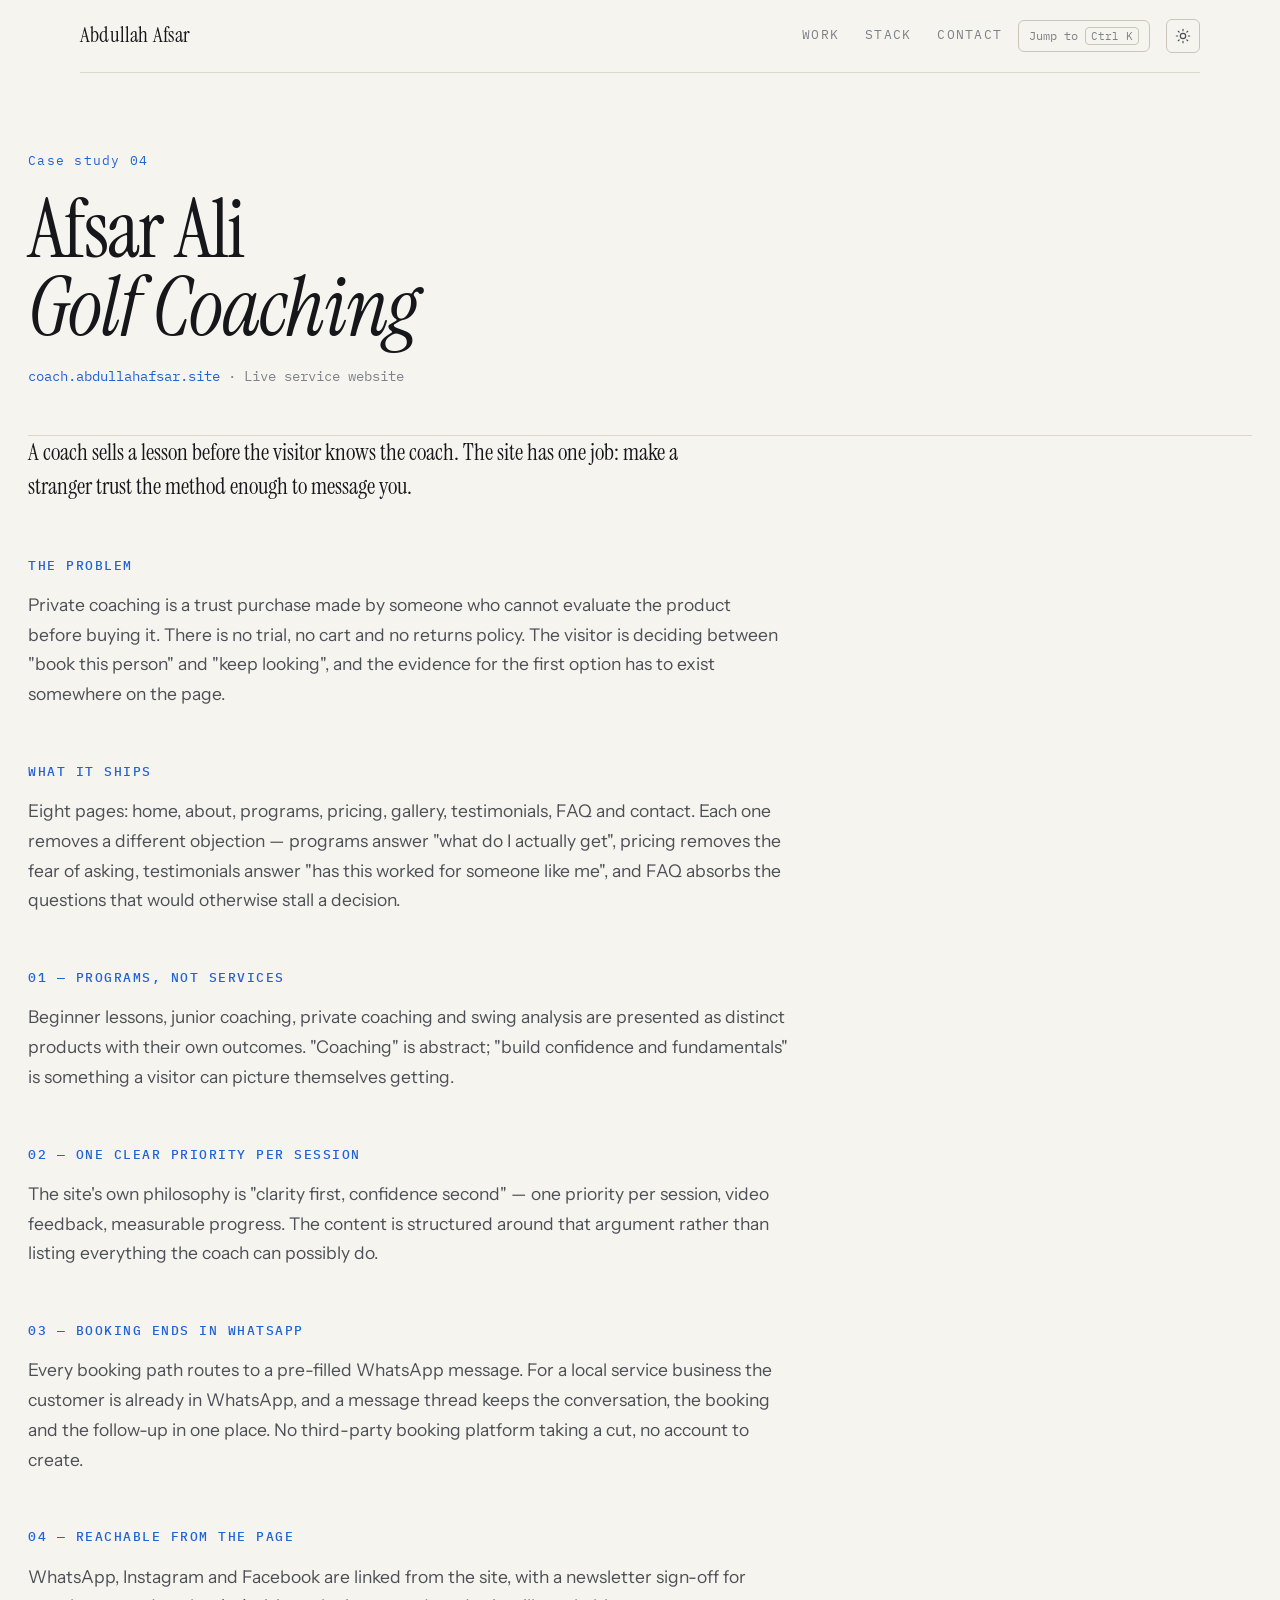
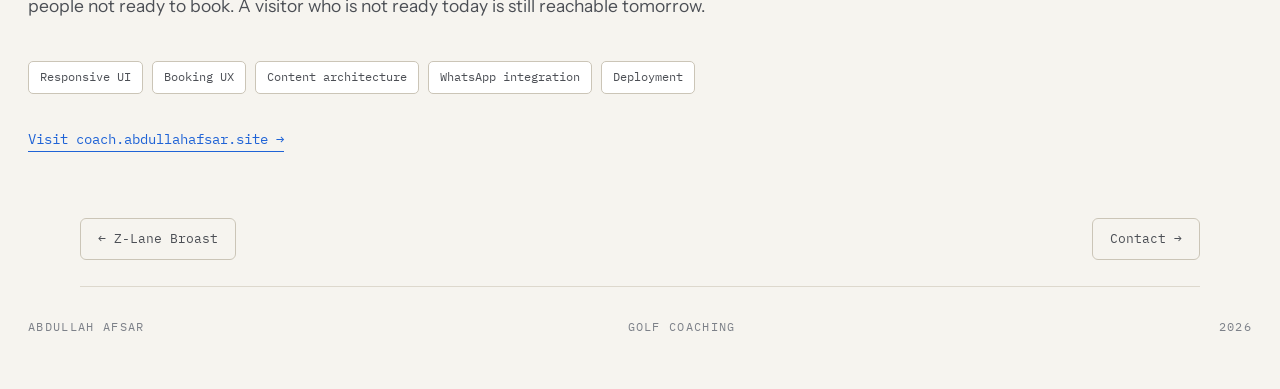
<file: project-golf-coaching.html>
<!DOCTYPE html>
<html lang="en">
<head>
<meta charset="utf-8">
<meta name="viewport" content="width=device-width,initial-scale=1">
<title>Afsar Ali Golf Coaching &mdash; Abdullah Afsar</title>
<meta name="description" content="Case study: an eight-page coaching site for a Karachi golf professional, ending in a direct WhatsApp booking.">
<link rel="preconnect" href="https://fonts.googleapis.com">
<link rel="preconnect" href="https://fonts.gstatic.com" crossorigin>
<link href="https://fonts.googleapis.com/css2?family=Instrument+Serif:ital@0;1&amp;family=Instrument+Sans:wght@400;500;600&amp;family=IBM+Plex+Mono:wght@400;500&amp;display=swap" rel="stylesheet">
<link rel="icon" href="../favicon.svg" type="image/svg+xml">
<link rel="stylesheet" href="style.css">
</head>
<body>

<div class="scroll-progress" aria-hidden="true"></div>
<nav>
  <a href="index.html" class="brand">Abdullah Afsar</a>
  <div class="nav-right">
    <div class="nav-links">
      <a href="index.html#work">Work</a>
      <a href="index.html#stack">Stack</a>
      <a href="index.html#contact">Contact</a>
    </div>
    <button class="palette-trigger" type="button" data-palette-open title="Jump to (Ctrl+K)">Jump to <span class="k">Ctrl K</span></button>
    <button class="theme-toggle" type="button" data-theme-toggle aria-pressed="false" aria-label="Switch colour theme">
      <svg class="icon-moon" viewBox="0 0 24 24" fill="none" stroke="currentColor" stroke-width="1.8" stroke-linecap="round" stroke-linejoin="round" aria-hidden="true">
        <path d="M21 12.79A9 9 0 1 1 11.21 3 7 7 0 0 0 21 12.79z"></path>
      </svg>
      <svg class="icon-sun" viewBox="0 0 24 24" fill="none" stroke="currentColor" stroke-width="1.8" stroke-linecap="round" stroke-linejoin="round" aria-hidden="true">
        <circle cx="12" cy="12" r="4"></circle>
        <path d="M12 2v2M12 20v2M4.9 4.9l1.4 1.4M17.7 17.7l1.4 1.4M2 12h2M20 12h2M4.9 19.1l1.4-1.4M17.7 6.3l1.4-1.4"></path>
      </svg>
    </button>
  </div>
</nav>

<header class="page-head">
  <span class="section-num">Case study 04</span>
  <h1 class="page-title">Afsar Ali<br><em>Golf Coaching</em></h1>
  <p class="work-meta">
    <a href="https://coach.abdullahafsar.site" target="_blank" rel="noopener">coach.abdullahafsar.site</a>
    &middot; Live service website
  </p>
</header>

<article class="prose">
  <p class="work-lede">
    A coach sells a lesson before the visitor knows the coach. The site has one
    job: make a stranger trust the method enough to message you.
  </p>

  <h3 class="work-sub">The problem</h3>
  <p class="work-desc">
    Private coaching is a trust purchase made by someone who cannot evaluate the
    product before buying it. There is no trial, no cart and no returns policy.
    The visitor is deciding between "book this person" and "keep looking", and
    the evidence for the first option has to exist somewhere on the page.
  </p>

  <h3 class="work-sub">What it ships</h3>
  <p class="work-desc">
    Eight pages: home, about, programs, pricing, gallery, testimonials, FAQ and
    contact. Each one removes a different objection &mdash; programs answer
    "what do I actually get", pricing removes the fear of asking, testimonials
    answer "has this worked for someone like me", and FAQ absorbs the questions
    that would otherwise stall a decision.
  </p>

  <h3 class="work-sub">01 &mdash; Programs, not services</h3>
  <p class="work-desc">
    Beginner lessons, junior coaching, private coaching and swing analysis are
    presented as distinct products with their own outcomes. "Coaching" is
    abstract; "build confidence and fundamentals" is something a visitor can
    picture themselves getting.
  </p>

  <h3 class="work-sub">02 &mdash; One clear priority per session</h3>
  <p class="work-desc">
    The site's own philosophy is "clarity first, confidence second" &mdash; one
    priority per session, video feedback, measurable progress. The content is
    structured around that argument rather than listing everything the coach can
    possibly do.
  </p>

  <h3 class="work-sub">03 &mdash; Booking ends in WhatsApp</h3>
  <p class="work-desc">
    Every booking path routes to a pre-filled WhatsApp message. For a local
    service business the customer is already in WhatsApp, and a message thread
    keeps the conversation, the booking and the follow-up in one place. No
    third-party booking platform taking a cut, no account to create.
  </p>

  <h3 class="work-sub">04 &mdash; Reachable from the page</h3>
  <p class="work-desc">
    WhatsApp, Instagram and Facebook are linked from the site, with a newsletter
    sign-off for people not ready to book. A visitor who is not ready today is
    still reachable tomorrow.
  </p>

  <ul class="chips">
    <li>Responsive UI</li><li>Booking UX</li><li>Content architecture</li>
    <li>WhatsApp integration</li><li>Deployment</li>
  </ul>

  <p class="link-out">
    <a href="https://coach.abdullahafsar.site" target="_blank" rel="noopener">Visit coach.abdullahafsar.site &rarr;</a>
  </p>
</article>

<nav class="pager">
  <a href="project-z-lane-broast.html">&larr; Z-Lane Broast</a>
  <a href="index.html#contact">Contact &rarr;</a>
</nav>

<footer>
  <span>Abdullah Afsar</span>
  <span>Golf Coaching</span>
  <span id="year"></span>
</footer>

<script src="script.js"></script>
</body>
</html>
</file>
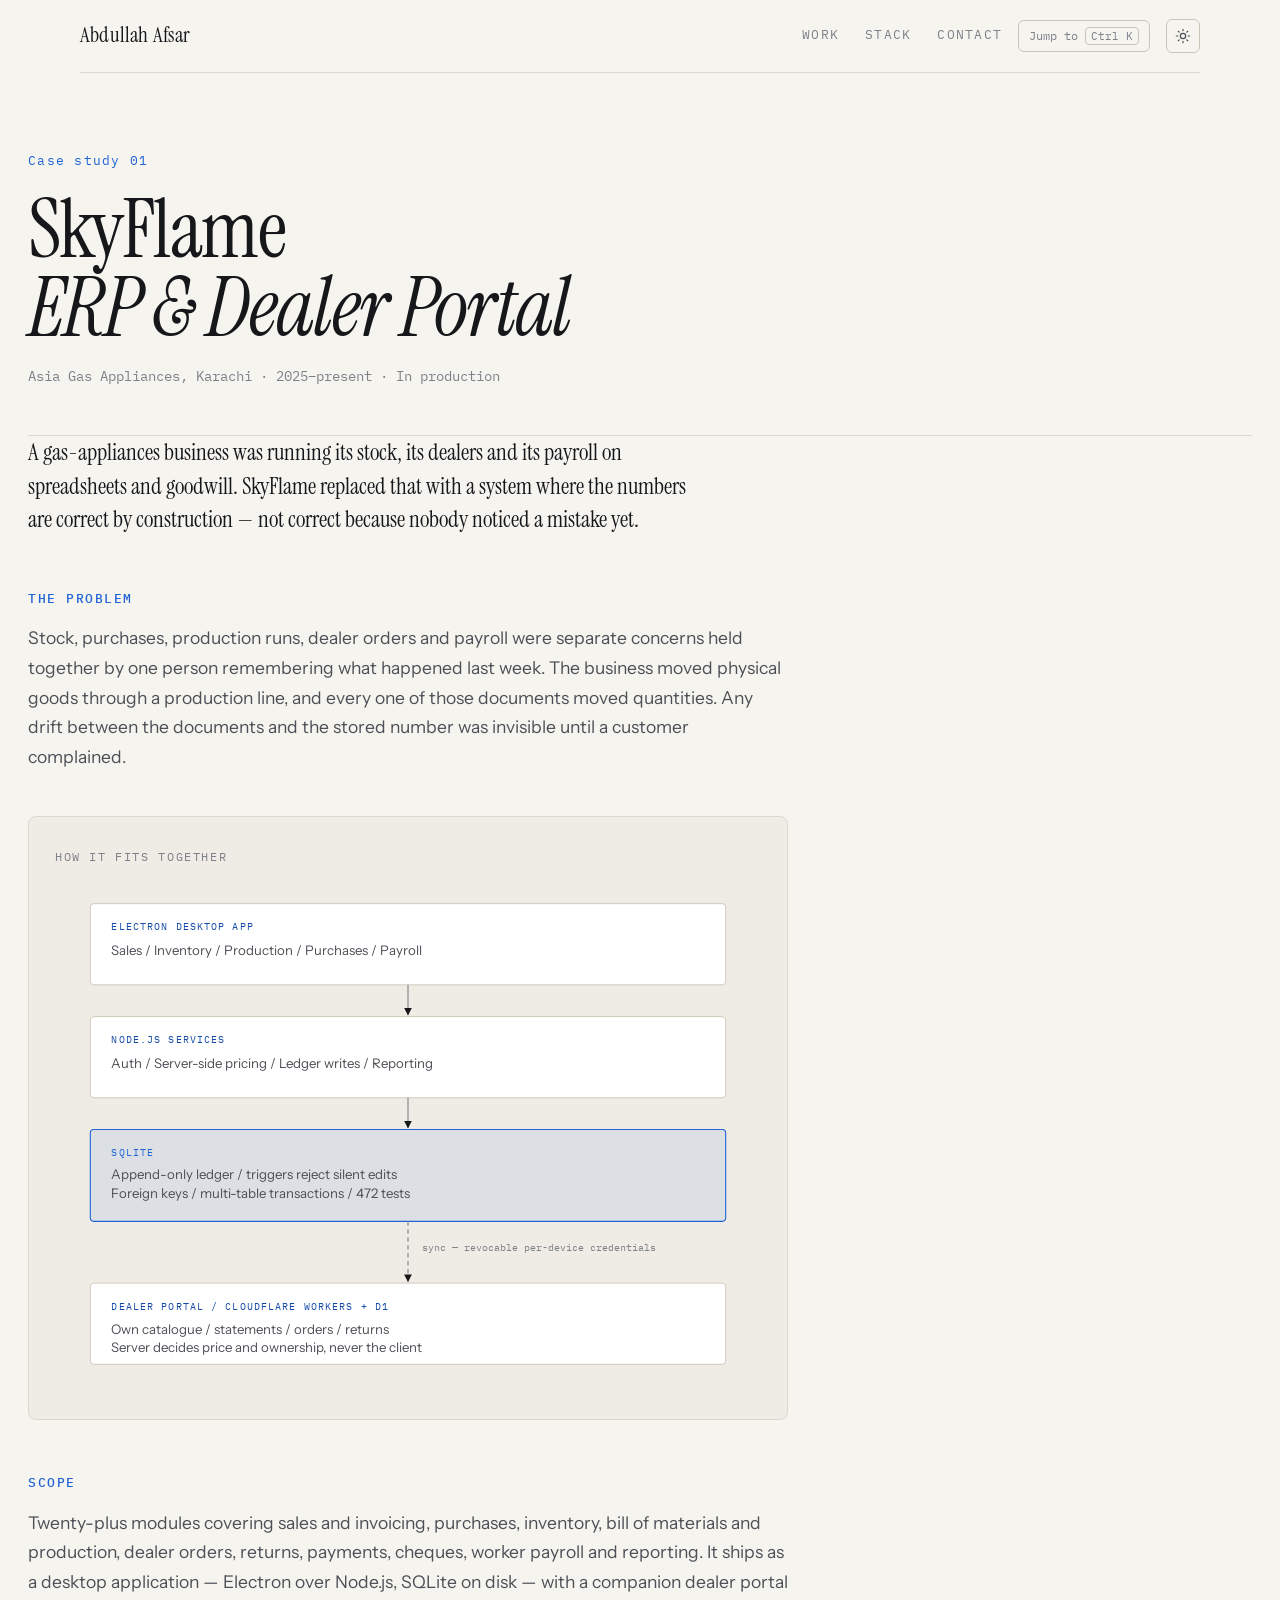
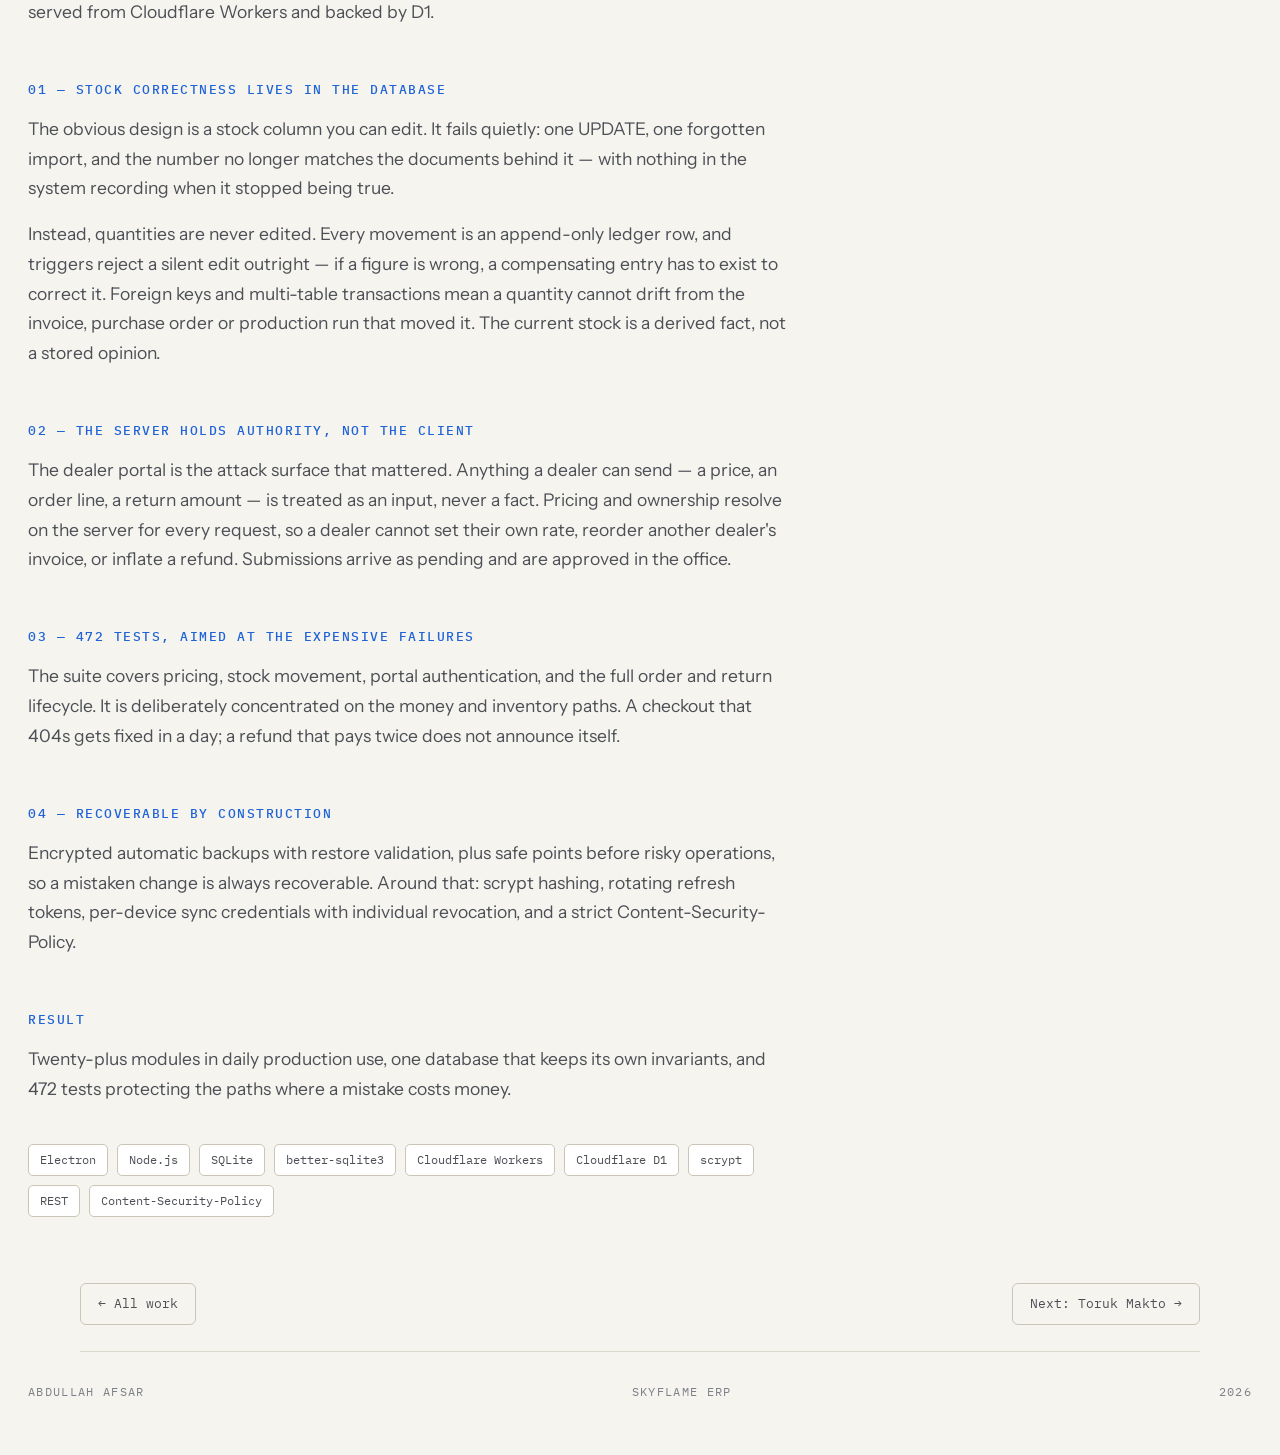
<file: project-skyflame.html>
<!DOCTYPE html>
<html lang="en">
<head>
<meta charset="utf-8">
<meta name="viewport" content="width=device-width,initial-scale=1">
<title>SkyFlame ERP &amp; Dealer Portal &mdash; Abdullah Afsar</title>
<meta name="description" content="Case study: a twenty-module ERP and dealer portal where stock correctness is enforced by the database.">
<link rel="preconnect" href="https://fonts.googleapis.com">
<link rel="preconnect" href="https://fonts.gstatic.com" crossorigin>
<link href="https://fonts.googleapis.com/css2?family=Instrument+Serif:ital@0;1&amp;family=Instrument+Sans:wght@400;500;600&amp;family=IBM+Plex+Mono:wght@400;500&amp;display=swap" rel="stylesheet">
<link rel="icon" href="../favicon.svg" type="image/svg+xml">
<link rel="stylesheet" href="style.css">
</head>
<body>

<div class="scroll-progress" aria-hidden="true"></div>
<nav>
  <a href="index.html" class="brand">Abdullah Afsar</a>
  <div class="nav-right">
    <div class="nav-links">
      <a href="index.html#work">Work</a>
      <a href="index.html#stack">Stack</a>
      <a href="index.html#contact">Contact</a>
    </div>
    <button class="palette-trigger" type="button" data-palette-open title="Jump to (Ctrl+K)">Jump to <span class="k">Ctrl K</span></button>
    <button class="theme-toggle" type="button" data-theme-toggle aria-pressed="false" aria-label="Switch colour theme">
      <svg class="icon-moon" viewBox="0 0 24 24" fill="none" stroke="currentColor" stroke-width="1.8" stroke-linecap="round" stroke-linejoin="round" aria-hidden="true">
        <path d="M21 12.79A9 9 0 1 1 11.21 3 7 7 0 0 0 21 12.79z"></path>
      </svg>
      <svg class="icon-sun" viewBox="0 0 24 24" fill="none" stroke="currentColor" stroke-width="1.8" stroke-linecap="round" stroke-linejoin="round" aria-hidden="true">
        <circle cx="12" cy="12" r="4"></circle>
        <path d="M12 2v2M12 20v2M4.9 4.9l1.4 1.4M17.7 17.7l1.4 1.4M2 12h2M20 12h2M4.9 19.1l1.4-1.4M17.7 6.3l1.4-1.4"></path>
      </svg>
    </button>
  </div>
</nav>

<header class="page-head">
  <span class="section-num">Case study 01</span>
  <h1 class="page-title">SkyFlame<br><em>ERP &amp; Dealer Portal</em></h1>
  <p class="work-meta">Asia Gas Appliances, Karachi &middot; 2025&ndash;present &middot; In production</p>
</header>

<article class="prose">
  <p class="work-lede">
    A gas-appliances business was running its stock, its dealers and its payroll
    on spreadsheets and goodwill. SkyFlame replaced that with a system where the
    numbers are correct by construction &mdash; not correct because nobody
    noticed a mistake yet.
  </p>

  <h3 class="work-sub">The problem</h3>
  <p class="work-desc">
    Stock, purchases, production runs, dealer orders and payroll were separate
    concerns held together by one person remembering what happened last week. The
    business moved physical goods through a production line, and every one of
    those documents moved quantities. Any drift between the documents and the
    stored number was invisible until a customer complained.
  </p>

  <div class="fig">
    <div class="fig-label">How it fits together</div>
    <svg viewBox="0 0 800 570" role="img" aria-label="Architecture diagram: Electron desktop app above Node.js services above SQLite with an append-only ledger and triggers, syncing down to a Cloudflare Workers dealer portal backed by D1.">
      <defs>
        <marker id="arw" viewBox="0 0 10 10" refX="9" refY="5" markerWidth="7" markerHeight="7" orient="auto-start-reverse">
          <path d="M 0 0 L 10 5 L 0 10 z" fill="currentColor"/>
        </marker>
      </defs>

      <g class="node">
        <rect x="40" y="20" width="720" height="92" rx="4"/>
        <text class="n-kicker" x="64" y="50">ELECTRON DESKTOP APP</text>
        <text class="n-body"   x="64" y="78">Sales / Inventory / Production / Purchases / Payroll</text>
      </g>
      <line class="wire" x1="400" y1="112" x2="400" y2="146" marker-end="url(#arw)"/>

      <g class="node">
        <rect x="40" y="148" width="720" height="92" rx="4"/>
        <text class="n-kicker" x="64" y="178">NODE.JS SERVICES</text>
        <text class="n-body"   x="64" y="206">Auth / Server-side pricing / Ledger writes / Reporting</text>
      </g>
      <line class="wire" x1="400" y1="240" x2="400" y2="274" marker-end="url(#arw)"/>

      <g class="node node--key">
        <rect x="40" y="276" width="720" height="104" rx="4"/>
        <text class="n-kicker" x="64" y="306">SQLITE</text>
        <text class="n-body"   x="64" y="332">Append-only ledger / triggers reject silent edits</text>
        <text class="n-body"   x="64" y="354">Foreign keys / multi-table transactions / 472 tests</text>
      </g>
      <line class="wire wire--dash" x1="400" y1="380" x2="400" y2="448" marker-end="url(#arw)"/>
      <text class="wire-label" x="416" y="414">sync &mdash; revocable per-device credentials</text>

      <g class="node">
        <rect x="40" y="450" width="720" height="92" rx="4"/>
        <text class="n-kicker" x="64" y="480">DEALER PORTAL / CLOUDFLARE WORKERS + D1</text>
        <text class="n-body"   x="64" y="508">Own catalogue / statements / orders / returns</text>
        <text class="n-body"   x="64" y="528">Server decides price and ownership, never the client</text>
      </g>
    </svg>
  </div>

  <h3 class="work-sub">Scope</h3>
  <p class="work-desc">
    Twenty-plus modules covering sales and invoicing, purchases, inventory, bill
    of materials and production, dealer orders, returns, payments, cheques,
    worker payroll and reporting. It ships as a desktop application &mdash;
    Electron over Node.js, SQLite on disk &mdash; with a companion dealer portal
    served from Cloudflare Workers and backed by D1.
  </p>

  <h3 class="work-sub">01 &mdash; Stock correctness lives in the database</h3>
  <p class="work-desc">
    The obvious design is a stock column you can edit. It fails quietly: one
    UPDATE, one forgotten import, and the number no longer matches the documents
    behind it &mdash; with nothing in the system recording when it stopped being
    true.
  </p>
  <p class="work-desc">
    Instead, quantities are never edited. Every movement is an append-only ledger
    row, and triggers reject a silent edit outright &mdash; if a figure is wrong,
    a compensating entry has to exist to correct it. Foreign keys and multi-table
    transactions mean a quantity cannot drift from the invoice, purchase order or
    production run that moved it. The current stock is a derived fact, not a
    stored opinion.
  </p>

  <h3 class="work-sub">02 &mdash; The server holds authority, not the client</h3>
  <p class="work-desc">
    The dealer portal is the attack surface that mattered. Anything a dealer can
    send &mdash; a price, an order line, a return amount &mdash; is treated as an
    input, never a fact. Pricing and ownership resolve on the server for every
    request, so a dealer cannot set their own rate, reorder another dealer's
    invoice, or inflate a refund. Submissions arrive as pending and are approved
    in the office.
  </p>

  <h3 class="work-sub">03 &mdash; 472 tests, aimed at the expensive failures</h3>
  <p class="work-desc">
    The suite covers pricing, stock movement, portal authentication, and the full
    order and return lifecycle. It is deliberately concentrated on the money and
    inventory paths. A checkout that 404s gets fixed in a day; a refund that pays
    twice does not announce itself.
  </p>

  <h3 class="work-sub">04 &mdash; Recoverable by construction</h3>
  <p class="work-desc">
    Encrypted automatic backups with restore validation, plus safe points before
    risky operations, so a mistaken change is always recoverable. Around that:
    scrypt hashing, rotating refresh tokens, per-device sync credentials with
    individual revocation, and a strict Content-Security-Policy.
  </p>

  <h3 class="work-sub">Result</h3>
  <p class="work-desc">
    Twenty-plus modules in daily production use, one database that keeps its own
    invariants, and 472 tests protecting the paths where a mistake costs money.
  </p>

  <ul class="chips">
    <li>Electron</li><li>Node.js</li><li>SQLite</li><li>better-sqlite3</li>
    <li>Cloudflare Workers</li><li>Cloudflare D1</li><li>scrypt</li><li>REST</li>
    <li>Content-Security-Policy</li>
  </ul>
</article>

<nav class="pager">
  <a href="index.html#work">&larr; All work</a>
  <a href="project-toruk-makto.html">Next: Toruk Makto &rarr;</a>
</nav>

<footer>
  <span>Abdullah Afsar</span>
  <span>SkyFlame ERP</span>
  <span id="year"></span>
</footer>

<script src="script.js"></script>
</body>
</html>
</file>
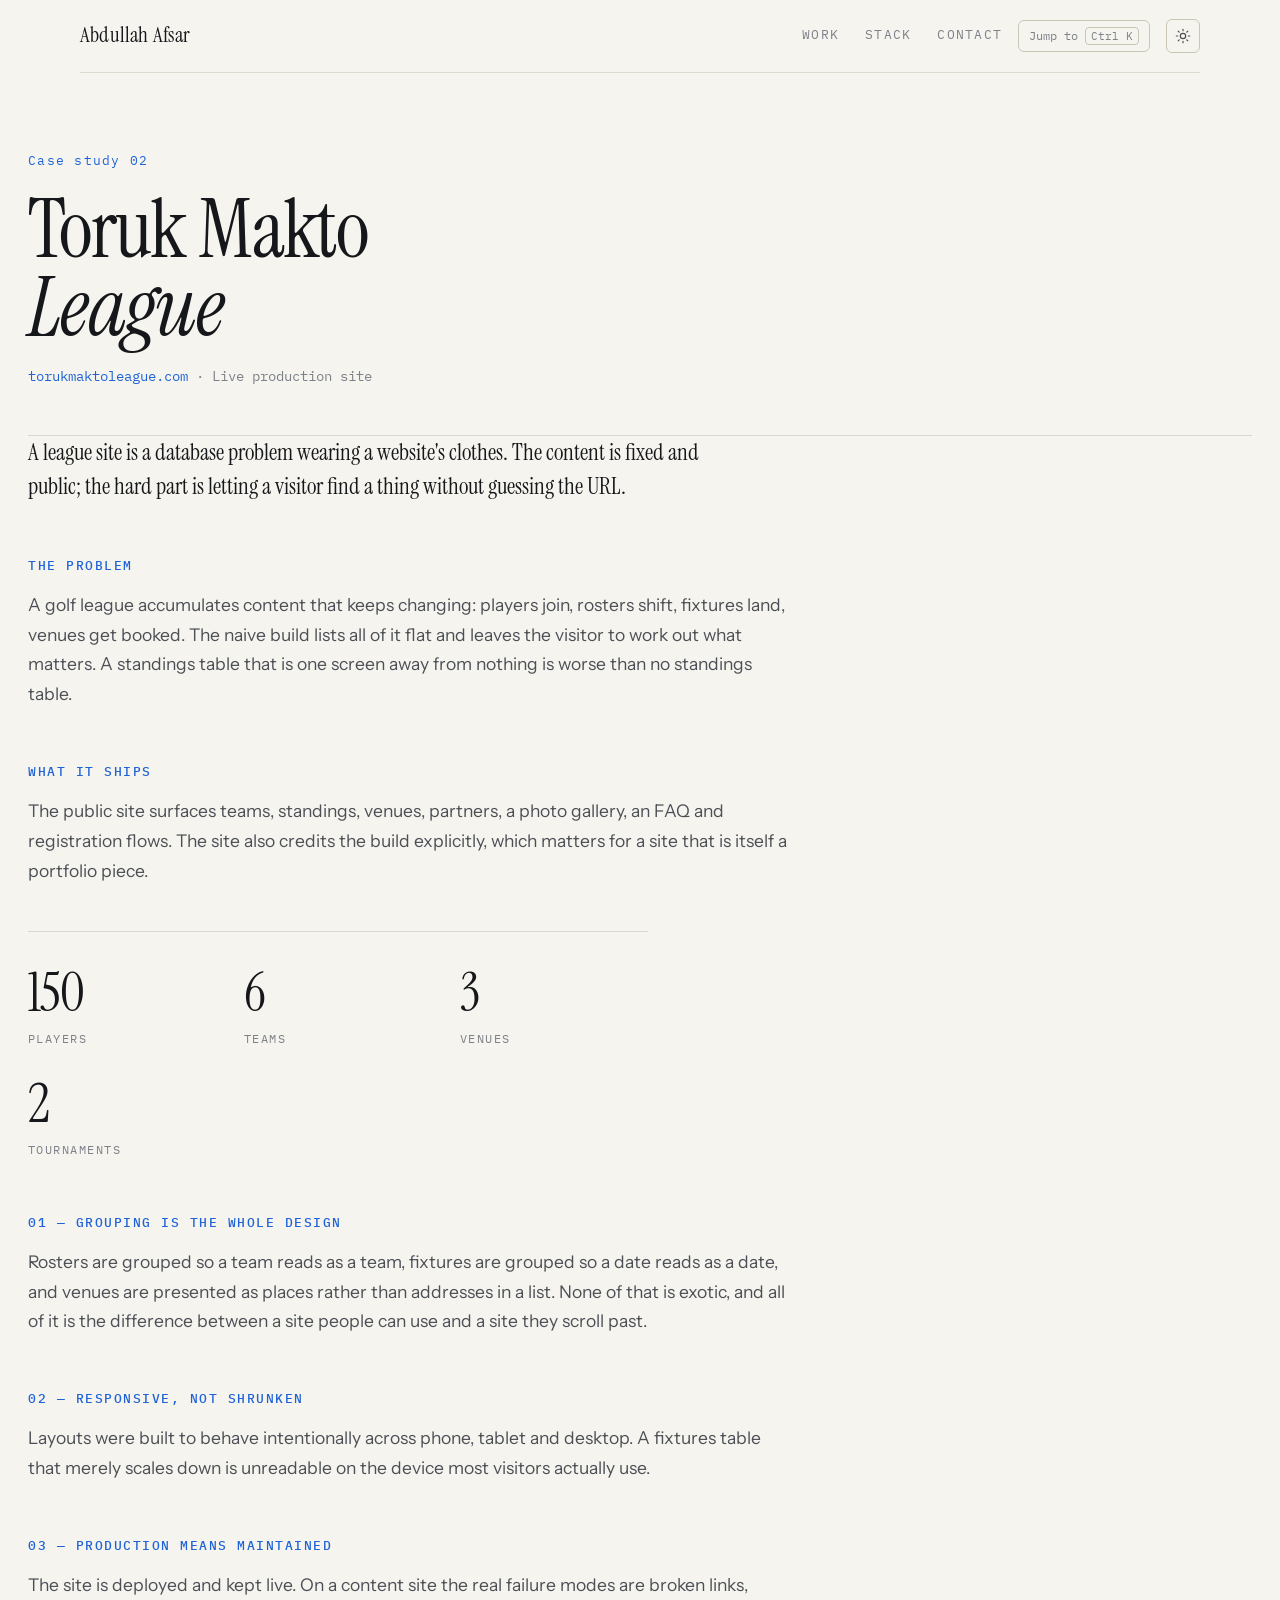
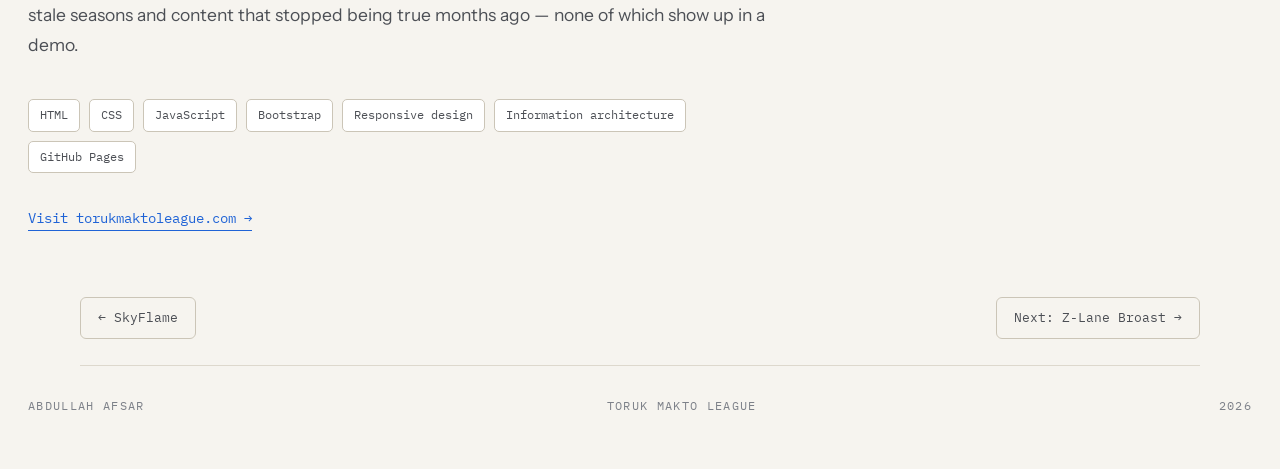
<file: project-toruk-makto.html>
<!DOCTYPE html>
<html lang="en">
<head>
<meta charset="utf-8">
<meta name="viewport" content="width=device-width,initial-scale=1">
<title>Toruk Makto League &mdash; Abdullah Afsar</title>
<meta name="description" content="Case study: a live golf league site serving 150 players, 6 teams, 3 venues and 2 tournaments.">
<link rel="preconnect" href="https://fonts.googleapis.com">
<link rel="preconnect" href="https://fonts.gstatic.com" crossorigin>
<link href="https://fonts.googleapis.com/css2?family=Instrument+Serif:ital@0;1&amp;family=Instrument+Sans:wght@400;500;600&amp;family=IBM+Plex+Mono:wght@400;500&amp;display=swap" rel="stylesheet">
<link rel="icon" href="../favicon.svg" type="image/svg+xml">
<link rel="stylesheet" href="style.css">
</head>
<body>

<div class="scroll-progress" aria-hidden="true"></div>
<nav>
  <a href="index.html" class="brand">Abdullah Afsar</a>
  <div class="nav-right">
    <div class="nav-links">
      <a href="index.html#work">Work</a>
      <a href="index.html#stack">Stack</a>
      <a href="index.html#contact">Contact</a>
    </div>
    <button class="palette-trigger" type="button" data-palette-open title="Jump to (Ctrl+K)">Jump to <span class="k">Ctrl K</span></button>
    <button class="theme-toggle" type="button" data-theme-toggle aria-pressed="false" aria-label="Switch colour theme">
      <svg class="icon-moon" viewBox="0 0 24 24" fill="none" stroke="currentColor" stroke-width="1.8" stroke-linecap="round" stroke-linejoin="round" aria-hidden="true">
        <path d="M21 12.79A9 9 0 1 1 11.21 3 7 7 0 0 0 21 12.79z"></path>
      </svg>
      <svg class="icon-sun" viewBox="0 0 24 24" fill="none" stroke="currentColor" stroke-width="1.8" stroke-linecap="round" stroke-linejoin="round" aria-hidden="true">
        <circle cx="12" cy="12" r="4"></circle>
        <path d="M12 2v2M12 20v2M4.9 4.9l1.4 1.4M17.7 17.7l1.4 1.4M2 12h2M20 12h2M4.9 19.1l1.4-1.4M17.7 6.3l1.4-1.4"></path>
      </svg>
    </button>
  </div>
</nav>

<header class="page-head">
  <span class="section-num">Case study 02</span>
  <h1 class="page-title">Toruk Makto<br><em>League</em></h1>
  <p class="work-meta">
    <a href="https://torukmaktoleague.com" target="_blank" rel="noopener">torukmaktoleague.com</a>
    &middot; Live production site
  </p>
</header>

<article class="prose">
  <p class="work-lede">
    A league site is a database problem wearing a website's clothes. The content
    is fixed and public; the hard part is letting a visitor find a thing without
    guessing the URL.
  </p>

  <h3 class="work-sub">The problem</h3>
  <p class="work-desc">
    A golf league accumulates content that keeps changing: players join, rosters
    shift, fixtures land, venues get booked. The naive build lists all of it
    flat and leaves the visitor to work out what matters. A standings table that
    is one screen away from nothing is worse than no standings table.
  </p>

  <h3 class="work-sub">What it ships</h3>
  <p class="work-desc">
    The public site surfaces teams, standings, venues, partners, a photo gallery,
    an FAQ and registration flows. The site also credits the build explicitly,
    which matters for a site that is itself a portfolio piece.
  </p>

  <ul class="stats stats--page">
    <li><span class="stat-num">150</span><span class="stat-label">players</span></li>
    <li><span class="stat-num">6</span><span class="stat-label">teams</span></li>
    <li><span class="stat-num">3</span><span class="stat-label">venues</span></li>
    <li><span class="stat-num">2</span><span class="stat-label">tournaments</span></li>
  </ul>

  <h3 class="work-sub">01 &mdash; Grouping is the whole design</h3>
  <p class="work-desc">
    Rosters are grouped so a team reads as a team, fixtures are grouped so a date
    reads as a date, and venues are presented as places rather than addresses in
    a list. None of that is exotic, and all of it is the difference between a site
    people can use and a site they scroll past.
  </p>

  <h3 class="work-sub">02 &mdash; Responsive, not shrunken</h3>
  <p class="work-desc">
    Layouts were built to behave intentionally across phone, tablet and desktop.
    A fixtures table that merely scales down is unreadable on the device most
    visitors actually use.
  </p>

  <h3 class="work-sub">03 &mdash; Production means maintained</h3>
  <p class="work-desc">
    The site is deployed and kept live. On a content site the real failure modes
    are broken links, stale seasons and content that stopped being true months
    ago &mdash; none of which show up in a demo.
  </p>

  <ul class="chips">
    <li>HTML</li><li>CSS</li><li>JavaScript</li><li>Bootstrap</li>
    <li>Responsive design</li><li>Information architecture</li>
    <li>GitHub Pages</li>
  </ul>

  <p class="link-out">
    <a href="https://torukmaktoleague.com" target="_blank" rel="noopener">Visit torukmaktoleague.com &rarr;</a>
  </p>
</article>

<nav class="pager">
  <a href="project-skyflame.html">&larr; SkyFlame</a>
  <a href="project-z-lane-broast.html">Next: Z-Lane Broast &rarr;</a>
</nav>

<footer>
  <span>Abdullah Afsar</span>
  <span>Toruk Makto League</span>
  <span id="year"></span>
</footer>

<script src="script.js"></script>
</body>
</html>
</file>
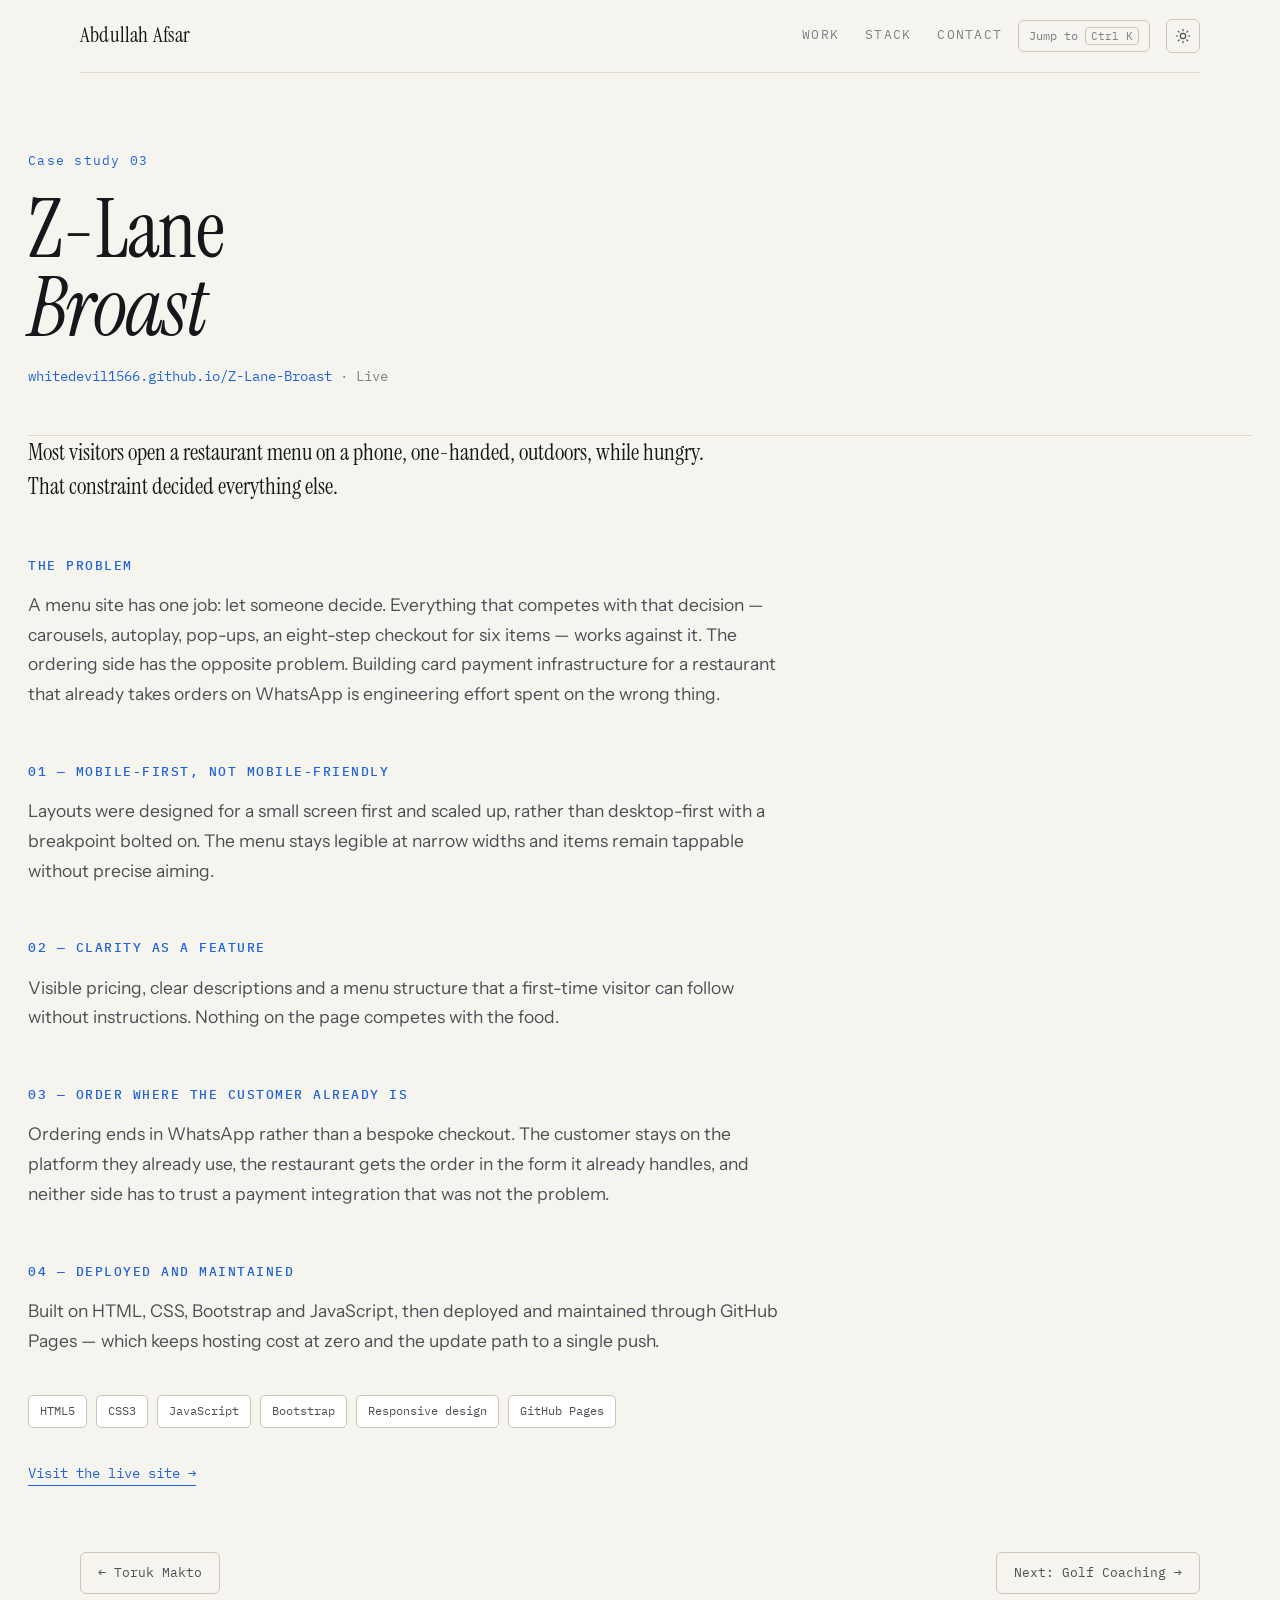
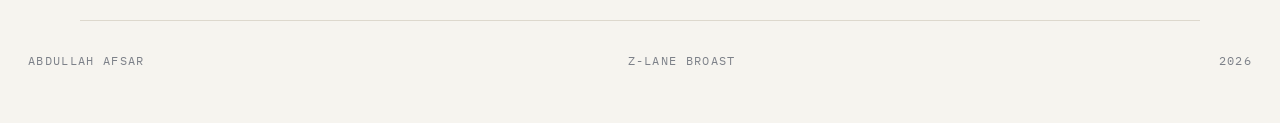
<file: project-z-lane-broast.html>
<!DOCTYPE html>
<html lang="en">
<head>
<meta charset="utf-8">
<meta name="viewport" content="width=device-width,initial-scale=1">
<title>Z-Lane Broast &mdash; Abdullah Afsar</title>
<meta name="description" content="Case study: a mobile-first restaurant site with menu clarity and a direct WhatsApp ordering flow.">
<link rel="preconnect" href="https://fonts.googleapis.com">
<link rel="preconnect" href="https://fonts.gstatic.com" crossorigin>
<link href="https://fonts.googleapis.com/css2?family=Instrument+Serif:ital@0;1&amp;family=Instrument+Sans:wght@400;500;600&amp;family=IBM+Plex+Mono:wght@400;500&amp;display=swap" rel="stylesheet">
<link rel="icon" href="../favicon.svg" type="image/svg+xml">
<link rel="stylesheet" href="style.css">
</head>
<body>

<div class="scroll-progress" aria-hidden="true"></div>
<nav>
  <a href="index.html" class="brand">Abdullah Afsar</a>
  <div class="nav-right">
    <div class="nav-links">
      <a href="index.html#work">Work</a>
      <a href="index.html#stack">Stack</a>
      <a href="index.html#contact">Contact</a>
    </div>
    <button class="palette-trigger" type="button" data-palette-open title="Jump to (Ctrl+K)">Jump to <span class="k">Ctrl K</span></button>
    <button class="theme-toggle" type="button" data-theme-toggle aria-pressed="false" aria-label="Switch colour theme">
      <svg class="icon-moon" viewBox="0 0 24 24" fill="none" stroke="currentColor" stroke-width="1.8" stroke-linecap="round" stroke-linejoin="round" aria-hidden="true">
        <path d="M21 12.79A9 9 0 1 1 11.21 3 7 7 0 0 0 21 12.79z"></path>
      </svg>
      <svg class="icon-sun" viewBox="0 0 24 24" fill="none" stroke="currentColor" stroke-width="1.8" stroke-linecap="round" stroke-linejoin="round" aria-hidden="true">
        <circle cx="12" cy="12" r="4"></circle>
        <path d="M12 2v2M12 20v2M4.9 4.9l1.4 1.4M17.7 17.7l1.4 1.4M2 12h2M20 12h2M4.9 19.1l1.4-1.4M17.7 6.3l1.4-1.4"></path>
      </svg>
    </button>
  </div>
</nav>

<header class="page-head">
  <span class="section-num">Case study 03</span>
  <h1 class="page-title">Z-Lane<br><em>Broast</em></h1>
  <p class="work-meta">
    <a href="https://whitedevil1566.github.io/Z-Lane-Broast/" target="_blank" rel="noopener">whitedevil1566.github.io/Z-Lane-Broast</a>
    &middot; Live
  </p>
</header>

<article class="prose">
  <p class="work-lede">
    Most visitors open a restaurant menu on a phone, one-handed, outdoors, while
    hungry. That constraint decided everything else.
  </p>

  <h3 class="work-sub">The problem</h3>
  <p class="work-desc">
    A menu site has one job: let someone decide. Everything that competes with
    that decision &mdash; carousels, autoplay, pop-ups, an eight-step checkout
    for six items &mdash; works against it. The ordering side has the opposite
    problem. Building card payment infrastructure for a restaurant that already
    takes orders on WhatsApp is engineering effort spent on the wrong thing.
  </p>

  <h3 class="work-sub">01 &mdash; Mobile-first, not mobile-friendly</h3>
  <p class="work-desc">
    Layouts were designed for a small screen first and scaled up, rather than
    desktop-first with a breakpoint bolted on. The menu stays legible at narrow
    widths and items remain tappable without precise aiming.
  </p>

  <h3 class="work-sub">02 &mdash; Clarity as a feature</h3>
  <p class="work-desc">
    Visible pricing, clear descriptions and a menu structure that a first-time
    visitor can follow without instructions. Nothing on the page competes with
    the food.
  </p>

  <h3 class="work-sub">03 &mdash; Order where the customer already is</h3>
  <p class="work-desc">
    Ordering ends in WhatsApp rather than a bespoke checkout. The customer stays
    on the platform they already use, the restaurant gets the order in the form
    it already handles, and neither side has to trust a payment integration that
    was not the problem.
  </p>

  <h3 class="work-sub">04 &mdash; Deployed and maintained</h3>
  <p class="work-desc">
    Built on HTML, CSS, Bootstrap and JavaScript, then deployed and maintained
    through GitHub Pages &mdash; which keeps hosting cost at zero and the update
    path to a single push.
  </p>

  <ul class="chips">
    <li>HTML5</li><li>CSS3</li><li>JavaScript</li><li>Bootstrap</li>
    <li>Responsive design</li><li>GitHub Pages</li>
  </ul>

  <p class="link-out">
    <a href="https://whitedevil1566.github.io/Z-Lane-Broast/" target="_blank" rel="noopener">Visit the live site &rarr;</a>
  </p>
</article>

<nav class="pager">
  <a href="project-toruk-makto.html">&larr; Toruk Makto</a>
  <a href="project-golf-coaching.html">Next: Golf Coaching &rarr;</a>
</nav>

<footer>
  <span>Abdullah Afsar</span>
  <span>Z-Lane Broast</span>
  <span id="year"></span>
</footer>

<script src="script.js"></script>
</body>
</html>
</file>
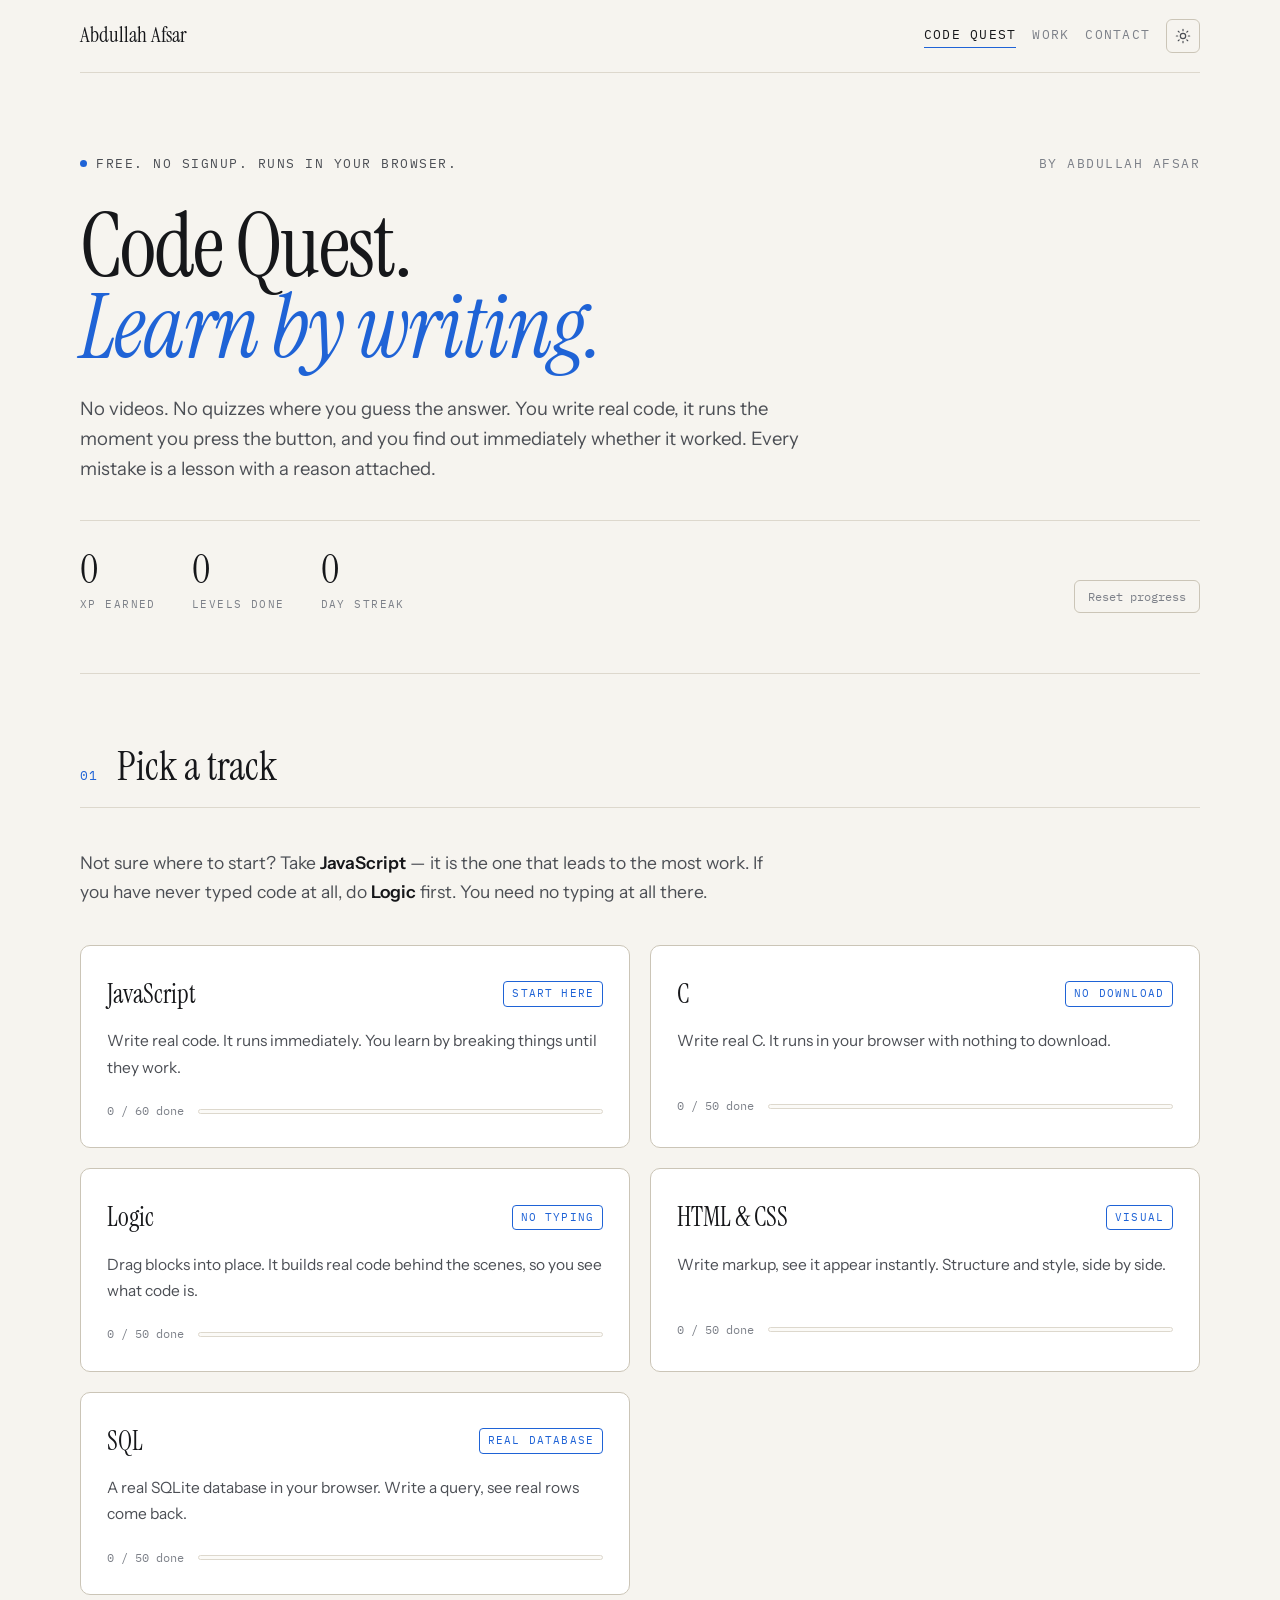
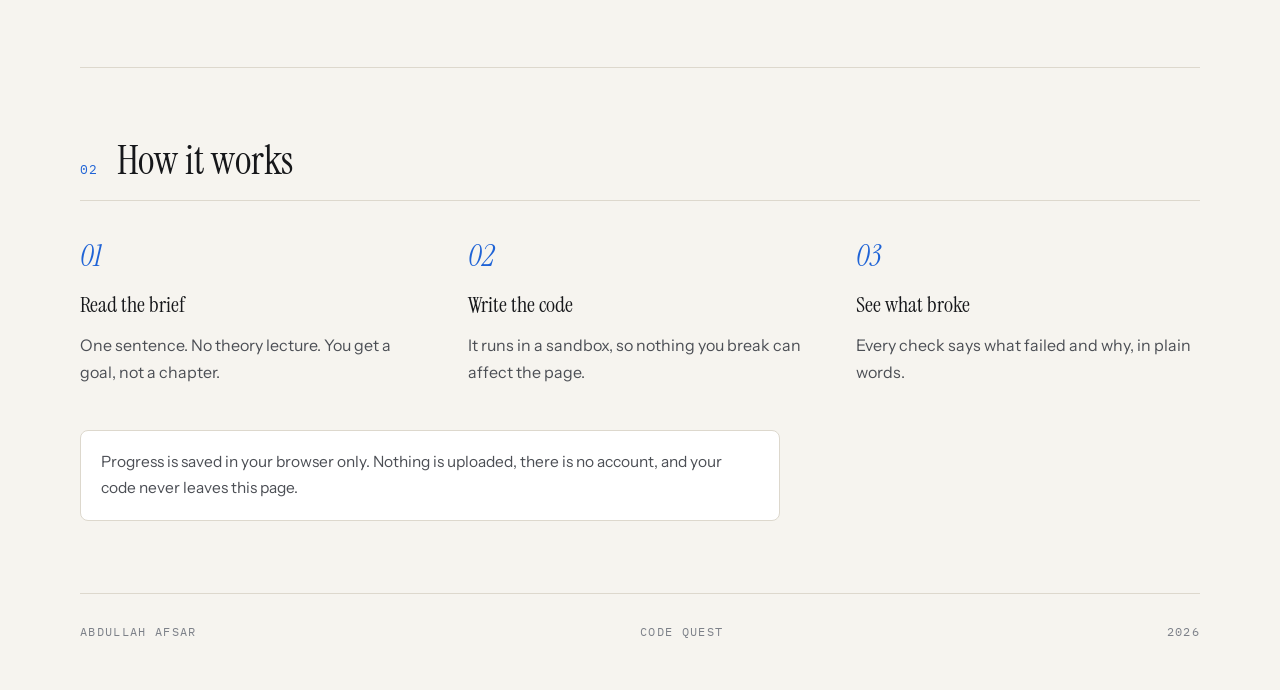
<file: learn/learn.html>
<!DOCTYPE html>
<html lang="en">
<head>
<meta charset="utf-8">
<meta name="viewport" content="width=device-width,initial-scale=1">
<title>Code Quest &mdash; Learn to code by building</title>
<meta name="description" content="Learn JavaScript, SQL, HTML and logic by actually writing code. Free, no signup.">
<link rel="preconnect" href="https://fonts.googleapis.com">
<link rel="preconnect" href="https://fonts.gstatic.com" crossorigin>
<link href="https://fonts.googleapis.com/css2?family=Instrument+Serif:ital@0;1&amp;family=Instrument+Sans:wght@400;500;600&amp;family=IBM+Plex+Mono:wght@400;500&amp;display=swap" rel="stylesheet">
<link rel="icon" href="../favicon.svg" type="image/svg+xml">
<link rel="stylesheet" href="learn.css">
</head>
<body>

<nav class="lnav">
  <a href="../index.html" class="brand">Abdullah Afsar</a>
  <div class="lnav-right">
    <a href="learn.html" class="is-current">Code Quest</a>
    <a href="../index.html#work">Work</a>
    <a href="../index.html#contact">Contact</a>
    <button class="theme-toggle" type="button" data-theme-toggle aria-pressed="false" aria-label="Switch colour theme">
      <svg class="icon-moon" viewBox="0 0 24 24" fill="none" stroke="currentColor" stroke-width="1.8" stroke-linecap="round" stroke-linejoin="round" aria-hidden="true"><path d="M21 12.79A9 9 0 1 1 11.21 3 7 7 0 0 0 21 12.79z"></path></svg>
      <svg class="icon-sun" viewBox="0 0 24 24" fill="none" stroke="currentColor" stroke-width="1.8" stroke-linecap="round" stroke-linejoin="round" aria-hidden="true"><circle cx="12" cy="12" r="4"></circle><path d="M12 2v2M12 20v2M4.9 4.9l1.4 1.4M17.7 17.7l1.4 1.4M2 12h2M20 12h2M4.9 19.1l1.4-1.4M17.7 6.3l1.4-1.4"></path></svg>
    </button>
  </div>
</nav>

<header class="hero">
  <div class="hero-top">
    <span class="status"><span class="dot"></span>Free. No signup. Runs in your browser.</span>
    <span class="loc">By Abdullah Afsar</span>
  </div>

  <h1 class="display">Code Quest.<br><em>Learn by writing.</em></h1>

  <p class="lede">
    No videos. No quizzes where you guess the answer. You write real code, it
    runs the moment you press the button, and you find out immediately whether it
    worked. Every mistake is a lesson with a reason attached.
  </p>

  <div class="hud">
    <div class="hud-item">
      <span class="hud-num" id="xpTotal">0</span>
      <span class="hud-label">XP earned</span>
    </div>
    <div class="hud-item">
      <span class="hud-num" id="lvlCount">0</span>
      <span class="hud-label">levels done</span>
    </div>
    <div class="hud-item">
      <span class="hud-num" id="streakCount">0</span>
      <span class="hud-label">day streak</span>
    </div>
    <button class="reset-btn" id="resetBtn" type="button">Reset progress</button>
  </div>
</header>

<section id="tracks">
  <div class="section-head">
    <span class="section-num">01</span>
    <h2 class="section-title">Pick a track</h2>
  </div>

  <p class="section-intro">
    Not sure where to start? Take <b>JavaScript</b> &mdash; it is the one that
    leads to the most work. If you have never typed code at all, do
    <b>Logic</b> first. You need no typing at all there.
  </p>

  <div class="tracks" id="trackList"></div>
</section>

<section id="how">
  <div class="section-head">
    <span class="section-num">02</span>
    <h2 class="section-title">How it works</h2>
  </div>

  <div class="how">
    <div class="how-col">
      <span class="how-num">01</span>
      <h3>Read the brief</h3>
      <p>One sentence. No theory lecture. You get a goal, not a chapter.</p>
    </div>
    <div class="how-col">
      <span class="how-num">02</span>
      <h3>Write the code</h3>
      <p>It runs in a sandbox, so nothing you break can affect the page.</p>
    </div>
    <div class="how-col">
      <span class="how-num">03</span>
      <h3>See what broke</h3>
      <p>Every check says what failed and why, in plain words.</p>
    </div>
  </div>

  <p class="note">
    Progress is saved in your browser only. Nothing is uploaded, there is no
    account, and your code never leaves this page.
  </p>
</section>

<footer>
  <span>Abdullah Afsar</span>
  <span>Code Quest</span>
  <span id="year"></span>
</footer>

<script src="../script.js"></script>
<script src="levels.js?v=9"></script>
<script src="levels-js.js?v=3"></script>
<script src="levels-logic.js?v=1"></script>
<script src="levels-web.js?v=1"></script>
<script src="levels-sql.js?v=1"></script>
<script src="levels-c.js?v=2"></script>
<script src="engine.js?v=9"></script>
<script>
(function () {
  'use strict';
  var E = window.LearnEngine;
  var y = document.getElementById('year');
  if (y) y.textContent = new Date().getFullYear();

  function refreshHud() {
    var doneCount = Object.keys(E.state.done).length;
    document.getElementById('xpTotal').textContent = E.totalXpEarned();
    document.getElementById('lvlCount').textContent = doneCount;
    document.getElementById('streakCount').textContent = E.state.streak;
  }

  function renderTracks() {
    var wrap = document.getElementById('trackList');
    wrap.innerHTML = '';
    Object.keys(TRACKS).forEach(function (key) {
      var t = TRACKS[key];
      var prog = E.trackProgress(key);
      var pct = prog.total ? Math.round((prog.done / prog.total) * 100) : 0;
      var nextLocked = false;
      for (var i = 0; i < t.levels.length; i++) {
        if (E.isUnlocked(key, i)) { nextLocked = false; break; }
        nextLocked = true;
      }

      var card = document.createElement('a');
      card.className = 'track' + (nextLocked ? ' is-locked' : '');
      card.href = 'play.html?track=' + key;
      card.innerHTML =
        '<div class="track-head">' +
          '<h3 class="track-name"></h3>' +
          '<span class="track-tag"></span>' +
        '</div>' +
        '<p class="track-blurb"></p>' +
        '<div class="track-foot">' +
          '<span class="track-count"></span>' +
          '<span class="track-bar"><span class="track-fill" style="width:' + pct + '%"></span></span>' +
        '</div>';
      card.querySelector('.track-name').textContent = t.name;
      card.querySelector('.track-tag').textContent = t.tag;
      card.querySelector('.track-blurb').textContent = t.blurb;
      card.querySelector('.track-count').textContent = prog.done + ' / ' + prog.total + ' done';
      wrap.appendChild(card);
    });
  }

  document.getElementById('resetBtn').addEventListener('click', function () {
    if (confirm('Reset all progress and XP? This cannot be undone.')) {
      E.reset();
      refreshHud();
      renderTracks();
    }
  });

  refreshHud();
  renderTracks();
})();
</script>
</body>
</html>
</file>
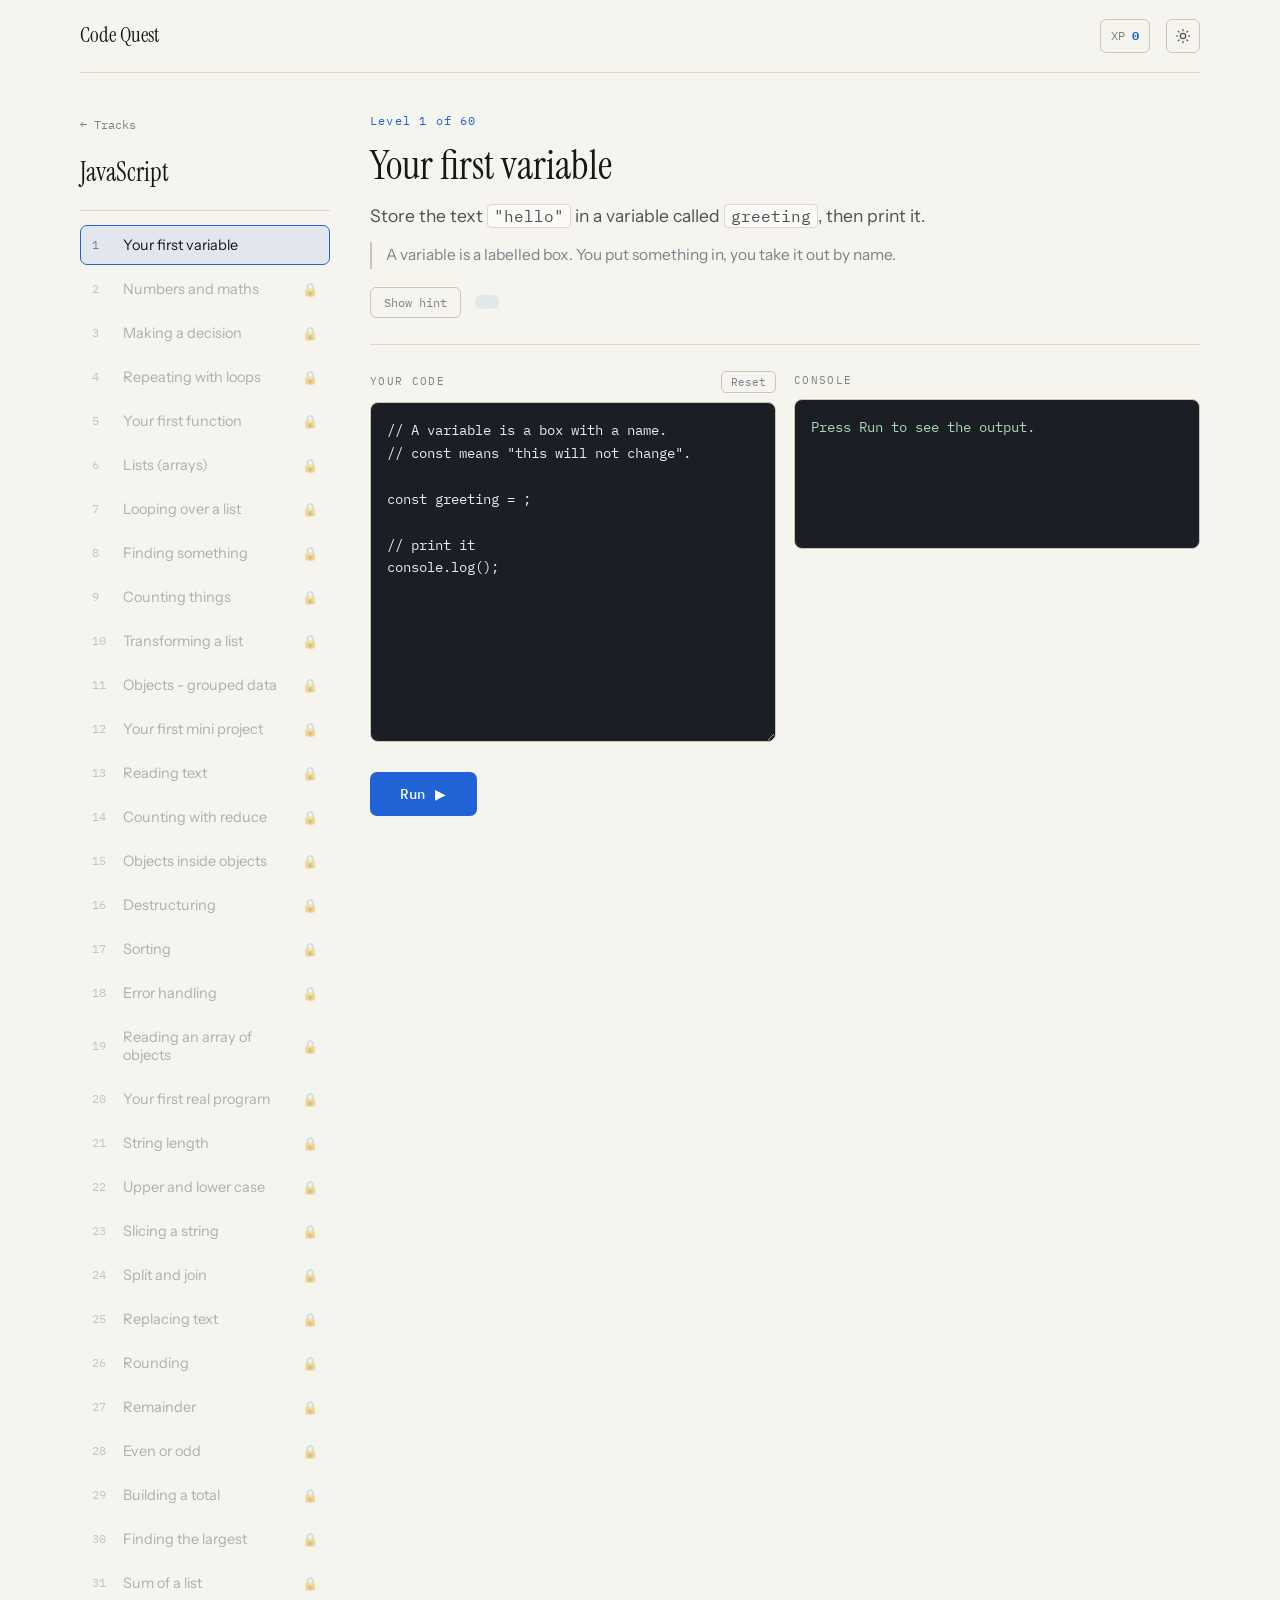
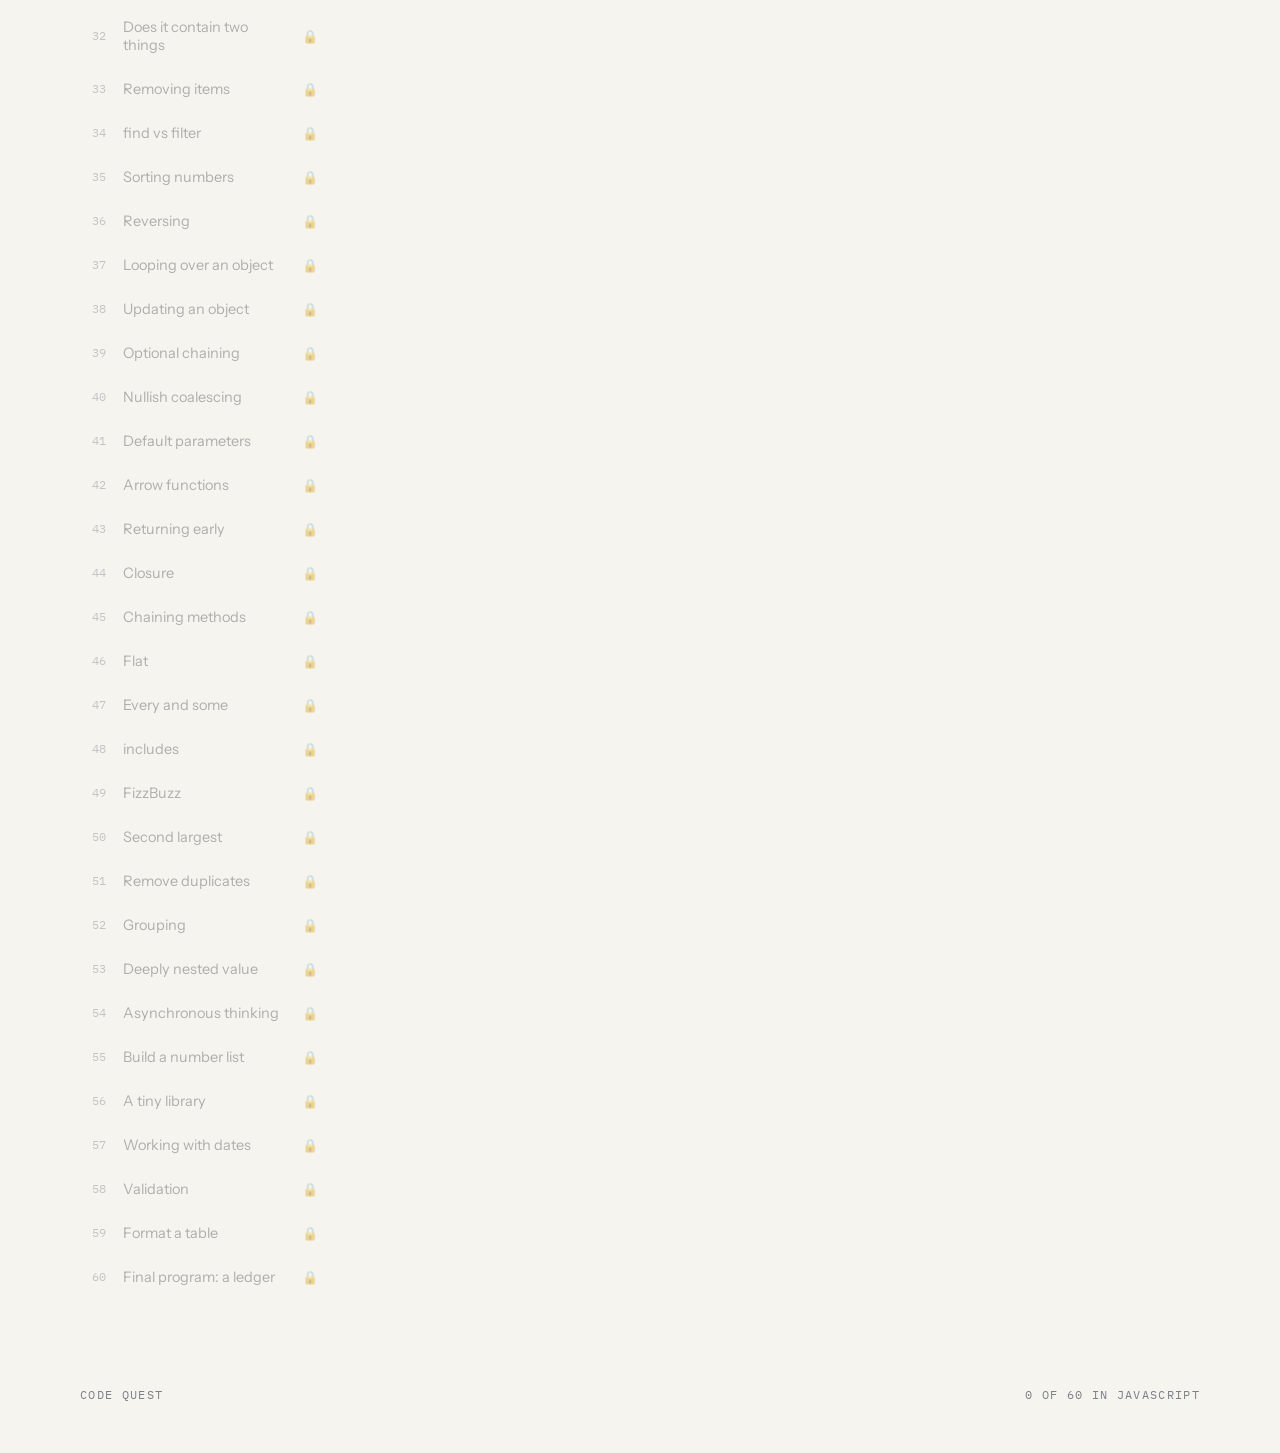
<file: learn/play.html>
<!DOCTYPE html>
<html lang="en">
<head>
<meta charset="utf-8">
<meta name="viewport" content="width=device-width,initial-scale=1">
<title>Play &mdash; Code Quest</title>
<link rel="preconnect" href="https://fonts.googleapis.com">
<link rel="preconnect" href="https://fonts.gstatic.com" crossorigin>
<link href="https://fonts.googleapis.com/css2?family=Instrument+Serif:ital@0;1&amp;family=Instrument+Sans:wght@400;500;600&amp;family=IBM+Plex+Mono:wght@400;500&amp;display=swap" rel="stylesheet">
<link rel="icon" href="../favicon.svg" type="image/svg+xml">
<link rel="stylesheet" href="learn.css">
</head>
<body>

<nav class="lnav">
  <a href="learn.html" class="brand">Code Quest</a>
  <div class="lnav-right">
    <span class="xp-chip">XP <b id="xpNow">0</b></span>
    <button class="theme-toggle" type="button" data-theme-toggle aria-pressed="false" aria-label="Switch colour theme">
      <svg class="icon-moon" viewBox="0 0 24 24" fill="none" stroke="currentColor" stroke-width="1.8" stroke-linecap="round" stroke-linejoin="round" aria-hidden="true"><path d="M21 12.79A9 9 0 1 1 11.21 3 7 7 0 0 0 21 12.79z"></path></svg>
      <svg class="icon-sun" viewBox="0 0 24 24" fill="none" stroke="currentColor" stroke-width="1.8" stroke-linecap="round" stroke-linejoin="round" aria-hidden="true"><circle cx="12" cy="12" r="4"></circle><path d="M12 2v2M12 20v2M4.9 4.9l1.4 1.4M17.7 17.7l1.4 1.4M2 12h2M20 12h2M4.9 19.1l1.4-1.4M17.7 6.3l1.4-1.4"></path></svg>
    </button>
  </div>
</nav>

<div class="play">

  <!-- -- level rail --------------------------------------- -->
  <aside class="rail" id="rail">
    <button class="rail-back" type="button" id="railBack">&larr; Tracks</button>
    <h2 class="rail-title" id="railTitle">JavaScript</h2>
    <ol class="rail-list" id="railList"></ol>
  </aside>

  <!-- -- main ---------------------------------------------- -->
  <main class="stage">
    <div class="stage-head">
      <span class="stage-tag" id="stageTag">Level 1</span>
      <h1 class="stage-title" id="stageTitle"></h1>
      <p class="stage-brief" id="stageBrief"></p>
      <p class="stage-teaches" id="stageTeaches"></p>
      <div class="stage-actions">
        <button class="btn-hint" type="button" id="hintBtn">Show hint</button>
        <span class="hint-text" id="hintText"></span>
      </div>
    </div>

    <div class="work-area" id="workArea">

      <!-- JS / SQL / HTML share a code editor -->
      <div class="pane pane-editor">
        <div class="pane-label">
          <span>Your code</span>
          <button class="mini" type="button" id="resetCode">Reset</button>
        </div>
        <textarea id="code" spellcheck="false" autocomplete="off" autocapitalize="off" autocorrect="off"></textarea>
      </div>

      <div class="pane pane-out">
        <div class="pane-label"><span id="outLabel">Console</span></div>
        <pre id="out" class="out">Press Run to see the output.</pre>
        <div class="preview-frame-wrap" id="previewWrap" hidden>
          <iframe id="preview" sandbox="allow-scripts" title="Live preview"></iframe>
        </div>
        <div class="table-wrap" id="tableWrap" hidden></div>
      </div>

      <!-- Logic track uses blocks instead -->
      <div class="pane pane-blocks" id="blockPane" hidden>
        <div class="pane-label"><span>Blocks - drag into the run area</span></div>
        <div class="block-source" id="blockSource"></div>
        <div class="block-drop" id="blockDrop"></div>
      </div>

    </div>

    <div class="run-bar">
      <button class="btn-run" type="button" id="runBtn">Run &#9654;</button>
      <button class="btn-next" type="button" id="nextBtn" hidden>Next level &rarr;</button>
    </div>

    <div class="checks" id="checks"></div>
  </main>
</div>

<footer>
  <span>Code Quest</span>
  <span id="progressNote"></span>
</footer>

<script src="../script.js"></script>
<script src="levels.js?v=9"></script>
<script src="levels-js.js?v=3"></script>
<script src="levels-logic.js?v=1"></script>
<script src="levels-web.js?v=1"></script>
<script src="levels-sql.js?v=1"></script>
<script src="levels-c.js?v=2"></script>
<script src="engine.js?v=9"></script>
<script>
(function () {
  'use strict';

  var E = window.LearnEngine;
  var trackId = new URLSearchParams(location.search).get('track') || 'js';
  var track = TRACKS[trackId] || TRACKS.js;
  if (!TRACKS[trackId]) trackId = 'js';

  var isLogic = trackId === 'logic';
  var isWeb = trackId === 'web';
  var isSql = trackId === 'sql';
var isC = trackId === 'c';

  var el = {
    rail: document.getElementById('rail'),
    railTitle: document.getElementById('railTitle'),
    railList: document.getElementById('railList'),
    railBack: document.getElementById('railBack'),
    tag: document.getElementById('stageTag'),
    title: document.getElementById('stageTitle'),
    brief: document.getElementById('stageBrief'),
    teaches: document.getElementById('stageTeaches'),
    hintBtn: document.getElementById('hintBtn'),
    hintText: document.getElementById('hintText'),
    code: document.getElementById('code'),
    out: document.getElementById('out'),
    outLabel: document.getElementById('outLabel'),
    previewWrap: document.getElementById('previewWrap'),
    preview: document.getElementById('preview'),
    tableWrap: document.getElementById('tableWrap'),
    blockPane: document.getElementById('blockPane'),
    blockSource: document.getElementById('blockSource'),
    blockDrop: document.getElementById('blockDrop'),
    run: document.getElementById('runBtn'),
    next: document.getElementById('nextBtn'),
    resetCode: document.getElementById('resetCode'),
    checks: document.getElementById('checks'),
    xp: document.getElementById('xpNow'),
    note: document.getElementById('progressNote')
  };

  var current = 0;
  var blockSeq = [];

  function saveKey(t, i) { return 'aa-code-' + t + '-' + i; }

  function findOpenLevel() {
    for (var i = 0; i < track.levels.length; i++) {
      if (!E.state.done[track.levels[i].id]) return i;
    }
    return track.levels.length - 1;
  }

  function renderRail() {
    el.railTitle.textContent = track.name;
    el.railList.innerHTML = '';
    track.levels.forEach(function (lv, i) {
      var open = E.isUnlocked(trackId, i);
      var done = !!E.state.done[lv.id];
      var li = document.createElement('li');
      var btn = document.createElement('button');
      btn.type = 'button';
      btn.className = 'rail-item' + (i === current ? ' is-current' : '') +
                      (done ? ' is-done' : '') + (open ? '' : ' is-locked');
      btn.disabled = !open;
      btn.innerHTML = '<span class="ri-num">' + (i + 1) + '</span>' +
                      '<span class="ri-name"></span>' +
                      '<span class="ri-mark">' + (done ? '&#10003;' : open ? '' : '&#128274;') + '</span>';
      btn.querySelector('.ri-name').textContent = lv.title;
      btn.addEventListener('click', function () { load(i); });
      li.appendChild(btn);
      el.railList.appendChild(li);
    });
    var prog = E.trackProgress(trackId);
    el.note.textContent = prog.done + ' of ' + prog.total + ' in ' + track.name;
  }

  function load(i) {
    if (!E.isUnlocked(trackId, i)) return;
    current = i;
    var lv = track.levels[i];

    el.tag.textContent = (isLogic ? 'Level ' : 'Level ') + (i + 1) + ' of ' + track.levels.length;
    el.title.textContent = lv.title;
    el.brief.innerHTML = lv.brief;
    el.teaches.innerHTML = lv.teaches ? lv.teaches : '';
    el.teaches.hidden = !lv.teaches;
    el.hintText.textContent = '';
    el.hintBtn.hidden = !lv.hint;

    el.checks.innerHTML = '';
    el.next.hidden = true;
    el.out.textContent = 'Press Run to see the output.';
    el.previewWrap.hidden = !isWeb;
    el.tableWrap.hidden = !isSql;
    el.blockPane.hidden = !isLogic;
    document.querySelector('.pane-editor').hidden = isLogic;
    el.outLabel.textContent = isSql ? 'Rows returned' : 'Console';

    if (isLogic) {
      blockSeq = [];
      renderBlocks(lv);
      el.out.textContent = 'Build your blocks, then press Run.';
    } else {
      el.code.value = localStorage.getItem(saveKey(trackId, i)) || lv.starter || '';
    }

    renderRail();
    window.scrollTo(0, 0);
  }

  /* ---------- logic blocks ----------
     Click a block to append it, or drag it. Click a placed block to
     remove it. No prompt() dialogs: they broke the drop interaction and
     are a poor fit for someone who has never coded. */
  function defaultsFor(kind) {
    switch (kind) {
      case 'set':      return { name: 'score', value: '10' };
      case 'add':      return { name: 'score', by: '5' };
      case 'print':    return { value: 'hello' };
      case 'printvar': return { name: 'score' };
      case 'if':       return { left: 'score', right: '5' };
      case 'repeat':   return { count: '3', value: 'go' };
      case 'foreach':  return { items: ['apple', 'banana', 'mango'] };
      default:         return {};
    }
  }

  function renderBlocks(lv) {
    el.blockSource.innerHTML = '';
    lv.blocks.forEach(function (b) {
      var node = document.createElement('button');
      node.type = 'button';
      node.className = 'block';
      node.setAttribute('draggable', 'true');
      node.dataset.kind = b.kind;
      node.textContent = b.label;
      node.title = 'Click to add, or drag it into the run area';

      node.addEventListener('dragstart', function (e) {
        try { e.dataTransfer.setData('text/plain', b.kind); } catch (err) {}
        try { e.dataTransfer.effectAllowed = 'copy'; } catch (err) {}
        node.classList.add('is-dragging');
      });
      node.addEventListener('dragend', function () { node.classList.remove('is-dragging'); });
      node.addEventListener('click', function () { addBlock(b.kind); });

      el.blockSource.appendChild(node);
    });
    renderDrop();
  }

  function addBlock(kind) {
    var lv = track.levels[current];
    var def = null;
    for (var i = 0; i < lv.blocks.length; i++) {
      if (lv.blocks[i].kind === kind) { def = lv.blocks[i]; break; }
    }
    if (!def) return;

    var item = defaultsFor(kind);
    item.kind = kind;
    item.label = def.label;
    blockSeq.push(item);
    renderDrop();
  }

  el.blockDrop.addEventListener('dragover', function (e) {
    e.preventDefault();
    try { e.dataTransfer.dropEffect = 'copy'; } catch (err) {}
    el.blockDrop.classList.add('is-over');
  });
  el.blockDrop.addEventListener('dragleave', function () {
    el.blockDrop.classList.remove('is-over');
  });
  el.blockDrop.addEventListener('drop', function (e) {
    e.preventDefault();
    el.blockDrop.classList.remove('is-over');
    var kind = '';
    try { kind = e.dataTransfer.getData('text/plain') || ''; } catch (err) {}
    if (!kind) return;
    addBlock(kind);
  });

  function renderDrop() {
    el.blockDrop.innerHTML = '';
    if (!blockSeq.length) {
      var msg = document.createElement('p');
      msg.className = 'drop-msg';
      msg.textContent = 'Click a block above, or drag one in here';
      el.blockDrop.appendChild(msg);
      return;
    }
    blockSeq.forEach(function (item, i) {
      var node = document.createElement('div');
      node.className = 'block block--placed';
      var label = document.createElement('span');
      label.textContent = describe(item);
      var del = document.createElement('button');
      del.type = 'button';
      del.className = 'block-x';
      del.setAttribute('aria-label', 'Remove this block');
      del.textContent = 'x';
      del.addEventListener('click', function (ev) {
        ev.stopPropagation();
        blockSeq.splice(i, 1);
        renderDrop();
      });
      node.appendChild(label);
      node.appendChild(del);
      el.blockDrop.appendChild(node);
    });
    var gen = document.createElement('pre');
    gen.className = 'block-gen';
    gen.textContent = toJs(blockSeq);
    el.blockDrop.appendChild(gen);
  }

  function describe(item) {
    switch (item.kind) {
      case 'set': return 'set ' + item.name + ' = ' + item.value;
      case 'add': return 'add ' + item.by + ' to ' + item.name;
      case 'print': return 'print "' + item.value + '"';
      case 'printvar': return 'print ' + item.name;
      case 'if': return 'if ' + item.left + ' > ' + item.right;
      case 'repeat': return 'repeat ' + item.count + ' times: print "' + item.value + '"';
      case 'foreach': return 'for each of 3 items: print item';
      default: return item.label;
    }
  }

  function toJs(seq) {
    var lines = [];
    seq.forEach(function (item) {
      switch (item.kind) {
        case 'set': lines.push('let ' + item.name + ' = ' + Number(item.value) + ';'); break;
        case 'add': lines.push(item.name + ' = ' + item.name + ' + ' + Number(item.by) + ';'); break;
        case 'print': lines.push('console.log("' + item.value + '");'); break;
        case 'printvar': lines.push('console.log(' + item.name + ');'); break;
        case 'if': lines.push('if (' + item.name + ' > ' + Number(item.right) + ') { /* ... */ }'); break;
        case 'repeat': lines.push('for (let i = 0; i < ' + Number(item.count) + '; i++) console.log("' + item.value + '");'); break;
        case 'foreach': lines.push('["apple","banana","mango"].forEach(x => console.log(x));'); break;
      }
    });
    return lines.join('\n');
  }

  /* ---------- running ---------- */
  function run() {
    var lv = track.levels[current];
    el.run.disabled = true;
    el.run.textContent = 'Running...';

    if (isLogic) { runLogicLevel(lv); return; }
    if (isSql) { runSqlLevel(lv); return; }
    if (isC) { runCLevel(lv); return; }
    if (isWeb) { runWebLevel(lv); return; }
    runJsLevel(lv);
  }

  function done(res) {
    el.run.disabled = false;
    el.run.innerHTML = 'Run &#9654;';
    renderRail();
    el.xp.textContent = E.totalXpEarned();
  }

  function showChecks(results, crash) {
    el.checks.innerHTML = '';
    if (crash) {
      var box = document.createElement('div');
      box.className = 'check check--crash';
      box.innerHTML = '<span class="ck-icon">!</span><div><strong>Your code stopped with an error</strong><p class="ck-msg"></p></div>';
      box.querySelector('.ck-msg').textContent = crash;
      el.checks.appendChild(box);
      return;
    }
    results.forEach(function (r) {
      var row = document.createElement('div');
      row.className = 'check ' + (r.pass ? 'is-pass' : 'is-fail');
      var icon = document.createElement('span');
      icon.className = 'ck-icon';
      icon.textContent = r.pass ? '\u2713' : '\u2717';
      var body = document.createElement('div');
      var name = document.createElement('strong');
      name.textContent = r.name;
      body.appendChild(name);
      if (!r.pass) {
        var why = document.createElement('p');
        why.className = 'ck-msg';
        why.textContent = r.err ? (r.fail + ' (' + r.err + ')') : r.fail;
        body.appendChild(why);
      }
      row.appendChild(icon);
      row.appendChild(body);
      el.checks.appendChild(row);
    });
  }

  function finishLevel(lv, allPass, msg) {
    if (allPass) {
      var first = E.complete(trackId, lv.id, lv.xp);
      showChecks([{ name: 'Level complete' + (first ? '  +' + lv.xp + ' XP' : '  (already done)'), pass: true }], null);
      if (first) {
        el.out.textContent += (el.out.textContent.trim() ? '\n' : '') + '\n*** +' + lv.xp + ' XP ***';
      }
      var isLast = current === track.levels.length - 1;
      if (!isLast) { el.next.hidden = false; }
      else { el.next.textContent = 'Back to tracks'; }
    } else {
      showChecks(lv.tests || lv.checks || [], null);
      if (msg) el.out.textContent = msg;
    }
  }

  function runJsLevel(lv) {
    localStorage.setItem(saveKey(trackId, current), el.code.value);
    E.runJs(el.code.value, lv.tests, { async: !!lv.async }).then(function (r) {
      done(r);
      el.out.textContent = r.crash
        ? 'Error: ' + r.crash
        : (r.out.length ? r.out.join('\n') : '(nothing printed)');
      finishLevel(lv, r.ok && r.results.every(function (x) { return x.pass; }) && r.results.length > 0);
    });
  }

  function runCLevel(lv) {
    localStorage.setItem(saveKey(trackId, current), el.code.value);
    var code = el.code.value;
    el.out.textContent = 'Running...';
    E.runC(code, lv.checks).then(function (r) {
      done(r);
      el.out.textContent = r.crash
        ? 'Error: ' + r.crash
        : (r.out.length ? r.out.join('\n') : '(nothing printed)');
      finishLevel(lv, r.ok && r.results.length > 0 && r.results.every(function (x) { return x.pass; }));
    });
  }

  function runWebLevel(lv) {
    localStorage.setItem(saveKey(trackId, current), el.code.value);
    E.runWeb(el.code.value, lv.checks).then(function (r) {
      done(r);
      el.preview.srcdoc =
        '<!DOCTYPE html><html><head><meta charset="utf-8"><style>' +
        'body{font-family:system-ui,sans-serif;padding:16px;margin:0;color:#111;background:#fff}' +
        'img{max-width:100%}' +
        '</style></head><body>' + (r.html || el.code.value) + '</body></html>';
      el.out.textContent = r.crash ? 'Error: ' + r.crash : 'Rendered on the right.';
      finishLevel(lv, r.ok && r.results.length > 0 && r.results.every(function (x) { return x.pass; }));
    });
  }

  function runSqlLevel(lv) {
    localStorage.setItem(saveKey(trackId, current), el.code.value);
    E.runSql(el.code.value, lv.checks).then(function (r) {
      done(r);
      el.tableWrap.innerHTML = '';
      if (r.crash) {
        el.out.textContent = 'Error: ' + r.crash;
      } else if (r.rows.length) {
        var cols = Object.keys(r.rows[0]);
        var t = document.createElement('table');
        var thead = document.createElement('thead');
        var tr = document.createElement('tr');
        cols.forEach(function (c) { var th = document.createElement('th'); th.textContent = c; tr.appendChild(th); });
        thead.appendChild(tr);
        var tb = document.createElement('tbody');
        r.rows.forEach(function (row) {
          var trr = document.createElement('tr');
          cols.forEach(function (c) { var td = document.createElement('td'); td.textContent = row[c]; trr.appendChild(td); });
          tb.appendChild(trr);
        });
        t.appendChild(thead); t.appendChild(tb);
        el.tableWrap.appendChild(t);
        el.out.textContent = r.rows.length + ' row' + (r.rows.length === 1 ? '' : 's');
      } else {
        el.out.textContent = 'Query ran. 0 rows.';
      }
      finishLevel(lv, r.ok && r.results.length > 0 && r.results.every(function (x) { return x.pass; }));
    });
  }

  function runLogicLevel(lv) {
    if (!blockSeq.length) {
      done({});
      showChecks([], 'Drop at least one block into the run area.');
      return;
    }
    E.runLogic(blockSeq).then(function (r) {
      done(r);
      el.out.textContent = r.out.length ? r.out.join('\n') : '(nothing printed)';
      var want = lv.target;
      var have = blockSeq.map(function (b) { return b.kind; });
      var allPass = want.every(function (k, i) { return have[i] === k; });
      if (allPass) {
        var first = E.complete(trackId, lv.id, lv.xp);
        showChecks([{ name: 'Level complete' + (first ? '  +' + lv.xp + ' XP' : '  (already done)'), pass: true }], null);
        if (current < track.levels.length - 1) el.next.hidden = false;
        else el.next.textContent = 'Back to tracks';
      } else {
        showChecks([
          { name: 'Block ' + (want.length) + ' should be: ' + want.join(' then '), pass: false, fail: 'Tap a placed block to remove it and try a different order.' }
        ], null);
      }
    });
  }

  /* ---------- events ---------- */
  el.run.addEventListener('click', run);
  el.hintBtn.addEventListener('click', function () {
    el.hintText.textContent = track.levels[current].hint || '';
  });
  el.resetCode.addEventListener('click', function () {
    localStorage.removeItem(saveKey(trackId, current));
    el.code.value = track.levels[current].starter || '';
    el.out.textContent = 'Editor reset.';
  });
  el.next.addEventListener('click', function () {
    if (current < track.levels.length - 1) load(current + 1);
    else location.href = 'learn.html';
  });
  el.railBack.addEventListener('click', function () { location.href = 'learn.html'; });

  document.addEventListener('keydown', function (e) {
    if ((e.ctrlKey || e.metaKey) && e.key === 'Enter') { e.preventDefault(); run(); }
  });

  el.xp.textContent = E.totalXpEarned();
  load(findOpenLevel());
})();
</script>
</body>
</html>
</file>
<file: style.css>
/* -----------------------------------------------------------
   Technical dark. Linear / Vercel register.
   Charcoal base, signal-blue accent, serif headings for contrast.
   ----------------------------------------------------------- */

:root{
  --bg:#0c0d10;
  --bg-2:#121419;
  --panel:#15181e;
  --panel-2:#191c23;
  --line:#23272f;
  --line-2:#2d323b;
  --text:#e9ecf1;
  --text-2:#a3abb8;
  --text-3:#6f7783;
--accent:#4c8dff;
  --accent-2:#7aa9ff;
  --accent-dim:rgba(76,141,255,.14);
  --accent-ink:#04122c;
  --nav-bg:rgba(12,13,16,.82);
  --scrim:rgba(6,7,9,.62);
  --maxw:1120px;

  --serif:"Instrument Serif",Georgia,"Times New Roman",serif;
  --sans:"Instrument Sans",-apple-system,BlinkMacSystemFont,"Segoe UI",sans-serif;
  --mono:"IBM Plex Mono",ui-monospace,SFMono-Regular,Menlo,monospace;
}

/* ================================================================
   LIGHT THEME
   Applied via [data-theme="light"] on <html>. Every surface that is
   hard-coded dark in the rules below re-declares its colour here, so
   the two themes stay in sync from one source of truth.
   ================================================================ */
[data-theme="light"]{
  --bg:#f6f4ef;
  --bg-2:#efece5;
  --panel:#ffffff;
  --panel-2:#fbfaf7;
  --line:#ddd8cd;
  --line-2:#cbc5b7;
  --text:#16171a;
  --text-2:#4c4f55;
  --text-3:#7d8189;
  --accent:#1f63d6;
  --accent-2:#144ba8;
  --accent-dim:rgba(31,99,214,.09);
  --accent-ink:#ffffff;
  --nav-bg:rgba(246,244,239,.86);
  --scrim:rgba(24,24,26,.42);
}

/* -- case study pages -------------------------------------- */
.prose{max-width:760px;padding-bottom:40px}
.prose .work-lede{margin-bottom:38px}
.prose .work-sub{margin-top:52px}
.prose .work-desc{margin-bottom:16px}
.prose .work-title a{color:inherit}
.work--card{padding-bottom:52px;margin-bottom:52px}
.work--card .work-desc{margin-top:2px}
.page-head .work-meta a{color:var(--accent)}
.page-head .work-meta{margin-top:18px;font-size:13.5px}

.stats--page{max-width:none;grid-template-columns:repeat(4,minmax(0,1fr))}
@media(max-width:560px){.stats--page{grid-template-columns:repeat(2,minmax(0,1fr))}}

/* ============================================================
   LIVE SCREENSHOTS
   ============================================================ */
.shot{margin:0 0 44px}
.shot a{display:block;border:1px solid var(--line-2);border-radius:10px;overflow:hidden;background:var(--panel)}
.shot img{
  display:block;width:100%;height:auto;
  filter:saturate(.94);
  transition:transform .5s cubic-bezier(.22,.61,.36,1),filter .3s;
}
.shot a:hover img{transform:scale(1.012);filter:saturate(1)}
.shot figcaption{
  display:flex;justify-content:space-between;align-items:center;gap:14px;
  margin-top:14px;
}
.shot-name{font-family:var(--serif);font-size:19px}
.shot figcaption a{
  font-family:var(--mono);font-size:12.5px;
  color:var(--accent);text-decoration:none;
  border-bottom:1px solid var(--accent);padding-bottom:2px;
}
.shot figcaption a:hover{color:var(--accent-2);border-bottom-color:var(--accent-2)}

/* ============================================================
   SCROLL PROGRESS BAR
   ============================================================ */
.scroll-progress{
  position:fixed;top:0;left:0;right:0;height:2px;z-index:60;
  background:var(--accent);transform:scaleX(0);transform-origin:0 50%;
  pointer-events:none;
}

/* ============================================================
   COMMAND PALETTE
   ============================================================ */
.palette{
  position:fixed;inset:0;z-index:100;
  display:flex;align-items:flex-start;justify-content:center;
  padding:14vh 20px 20px;
  background:var(--scrim);
  backdrop-filter:blur(4px);
  opacity:0;visibility:hidden;
  transition:opacity .18s ease,visibility .18s;
}
.palette.is-open{opacity:1;visibility:visible}

.palette-box{
  width:100%;max-width:560px;
  background:var(--bg-2);border:1px solid var(--line-2);
  border-radius:10px;overflow:hidden;
  box-shadow:0 24px 70px rgba(0,0,0,.5);
  transform:translateY(-12px) scale(.98);
  transition:transform .2s cubic-bezier(.22,.61,.36,1);
}
.palette.is-open .palette-box{transform:none}

.palette-head{
  display:flex;align-items:center;gap:10px;
  padding:14px 16px;border-bottom:1px solid var(--line);
}
.palette-input{
  flex:1;background:transparent;border:none;outline:none;
  color:var(--text);font:16px var(--sans);
}
.palette-input::placeholder{color:var(--text-3)}

kbd{
  font-family:var(--mono);font-size:10.5px;
  color:var(--text-3);border:1px solid var(--line-2);
  border-radius:4px;padding:2px 6px;background:var(--panel);
}

.palette-list{list-style:none;max-height:min(52vh,380px);overflow-y:auto;padding:6px}
.palette-item{
  display:flex;align-items:center;justify-content:space-between;gap:12px;
  padding:10px 12px;border-radius:6px;cursor:pointer;
}
.palette-item.is-sel{background:var(--accent-dim)}
.palette-item.is-sel .pi-label{color:var(--accent)}
.pi-label{font-size:15px;color:var(--text)}
.pi-meta{
  font-family:var(--mono);font-size:11px;
  color:var(--text-3);text-transform:uppercase;letter-spacing:.1em;
}
.palette-empty{padding:16px 12px;color:var(--text-3);font-size:14px}

.palette-foot{
  display:flex;justify-content:space-between;gap:12px;
  padding:10px 16px;border-top:1px solid var(--line);
  font-family:var(--mono);font-size:11px;color:var(--text-3);
}
.palette-foot kbd{margin-left:4px}

/* trigger hint in the nav */
.palette-trigger{
  font-family:var(--mono);font-size:11.5px;
  color:var(--text-3);background:transparent;
  border:1px solid var(--line-2);border-radius:6px;
  padding:6px 10px;cursor:pointer;
  display:inline-flex;align-items:center;gap:7px;
  transition:border-color .18s,color .18s;
}
.palette-trigger:hover{border-color:var(--accent);color:var(--accent)}
.palette-trigger .k{
  font-family:var(--mono);font-size:10.5px;
  border:1px solid var(--line-2);border-radius:4px;padding:1px 5px;
}

/* copy-email button */
.copy-btn{
  font-family:var(--mono);font-size:13px;color:var(--text);
  background:transparent;border:1px solid var(--line-2);border-radius:6px;
  padding:9px 14px;cursor:pointer;margin-top:6px;
  transition:border-color .18s,color .18s;
}
.copy-btn:hover{border-color:var(--accent);color:var(--accent)}

/* -- theme toggle button ----------------------------------- */
.theme-toggle{
  display:inline-flex;align-items:center;justify-content:center;
  width:34px;height:34px;flex-shrink:0;
  background:transparent;border:1px solid var(--line-2);border-radius:6px;
  color:var(--text-2);cursor:pointer;padding:0;line-height:0;
  transition:border-color .18s,color .18s,background .18s;
}
.theme-toggle:hover{border-color:var(--accent);color:var(--accent);background:var(--accent-dim)}
.theme-toggle:focus-visible{outline:2px solid var(--accent);outline-offset:2px}
.theme-toggle svg{width:16px;height:16px;display:block}
.theme-toggle .icon-sun{display:none}
[data-theme="light"] .theme-toggle .icon-sun{display:block}
[data-theme="light"] .theme-toggle .icon-moon{display:none}

*{box-sizing:border-box;margin:0;padding:0}

html{scroll-behavior:smooth;-webkit-text-size-adjust:100px}

body{
  background:var(--bg);
  color:var(--text);
  font:16.5px/1.7 var(--sans);
  -webkit-font-smoothing:antialiased;
  padding:0 28px;
  transition:background .3s ease,color .3s ease;
}

/* A grid item that will not shrink is the usual cause of sideways scroll on
   a phone. Letting content shrink and letting long words break keeps every
   page inside the viewport without hiding the overflow. */
img,svg,video,canvas,iframe,table{max-width:100%}
img,video,canvas,iframe{height:auto}
a,button,input,textarea,select{max-width:100%}
pre,code{overflow-wrap:anywhere;word-break:break-word}

a{color:var(--accent);text-decoration:none}
a:hover{text-decoration:underline}

/* -- nav --------------------------------------------------- */
nav{
  position:sticky;top:0;z-index:50;
  display:flex;align-items:center;justify-content:space-between;gap:20px;
  max-width:var(--maxw);margin-inline:auto;
  padding:18px 0;
  background:var(--nav-bg);
  backdrop-filter:blur(14px);
  border-bottom:1px solid var(--line);
  transition:background .3s ease,border-color .3s ease;
}
nav,.nav-right,.nav-links{min-width:0}
.brand{
  font-family:var(--serif);font-size:21px;letter-spacing:.01em;
  color:var(--text);text-decoration:none;
  white-space:nowrap;
}
.nav-right{display:flex;align-items:center;gap:16px}
.nav-links{display:flex;gap:26px;font-family:var(--mono);font-size:12.5px}
.nav-links a{
  color:var(--text-3);text-decoration:none;
  text-transform:uppercase;letter-spacing:.1em;
  padding-bottom:2px;border-bottom:1px solid transparent;
  transition:color .18s,border-color .18s;
}
.nav-links a:hover{color:var(--text);border-bottom-color:var(--accent);text-decoration:none}
.nav-links a.is-current{color:var(--text);border-bottom-color:var(--accent)}

/* -- hero -------------------------------------------------- */
.hero{padding:92px 0 84px;border-bottom:1px solid var(--line)}

.hero-top{
  display:flex;justify-content:space-between;align-items:center;gap:16px;
  flex-wrap:wrap;
  font-family:var(--mono);font-size:12.5px;
  text-transform:uppercase;letter-spacing:.12em;color:var(--text-3);
  margin-bottom:34px;
}
.status{display:inline-flex;align-items:center;gap:9px;color:var(--text-2)}
.dot{
  width:7px;height:7px;border-radius:50%;
  background:var(--accent);flex-shrink:0;
  animation:pulse 2.6s ease-in-out infinite;
  box-shadow:0 0 0 0 var(--accent-dim);
}
@keyframes pulse{
  0%,100%{opacity:1;transform:scale(1)}
  50%{opacity:.4;transform:scale(.82)}
}

.display{
  font-family:var(--serif);font-weight:400;
  font-size:clamp(56px,12.5vw,140px);
  line-height:.88;letter-spacing:-.025em;
}
.display em{font-style:italic;color:var(--accent)}

.role{
  margin-top:26px;font-family:var(--mono);
  font-size:14px;color:var(--text-2);
  letter-spacing:.02em;overflow-wrap:break-word;
}

.lede{
  margin-top:30px;max-width:60ch;
  font-size:19.5px;line-height:1.62;color:var(--text-2);
}
.lede strong{color:var(--text);font-weight:600}

.stats{
  margin-top:46px;padding-top:34px;
  border-top:1px solid var(--line);
  list-style:none;
  display:grid;gap:28px;grid-template-columns:repeat(3,minmax(0,1fr));
  max-width:620px;
}
.stat-num{
  display:block;font-family:var(--serif);
  font-size:clamp(38px,6vw,54px);line-height:1;letter-spacing:-.02em;
}
.stat-label{
  display:block;margin-top:9px;
  font-family:var(--mono);font-size:11.5px;
  text-transform:uppercase;letter-spacing:.13em;color:var(--text-3);
}

.cta{margin-top:42px;display:flex;gap:12px;flex-wrap:wrap}
.cta a{
  font-family:var(--mono);font-size:13px;
  border:1px solid var(--line-2);border-radius:6px;
  padding:12px 22px;color:var(--text);text-decoration:none;
  transition:border-color .18s,background .18s,color .18s;
}
.cta a:hover{
  border-color:var(--accent);background:var(--accent-dim);
  color:var(--accent);text-decoration:none;
}

/* -- hero layout: text + portrait --------------------------- */
.hero-main{display:flex;gap:56px;align-items:flex-start}
.hero-text{flex:1;min-width:0}
.hero-portrait{flex-shrink:0;width:232px;margin:8px 0 0}
.hero-portrait img{
  display:block;width:100%;height:auto;
  border-radius:8px;border:1px solid var(--line-2);
  filter:saturate(.92);
}

/* -- inner page head --------------------------------------- */
.page-head{padding:72px 0 48px;border-bottom:1px solid var(--line)}
.page-title{
  margin-top:18px;
  font-family:var(--serif);font-weight:400;
  font-size:clamp(42px,8.5vw,82px);
  line-height:.95;letter-spacing:-.02em;
}
.page-intro{
  margin-top:22px;max-width:56ch;
  font-size:18.5px;color:var(--text-2);
}

/* -- sections ---------------------------------------------- */
section{padding:76px 0;border-bottom:1px solid var(--line)}

.section-head{
  display:flex;align-items:baseline;gap:18px;
  padding-bottom:20px;margin-bottom:44px;
  border-bottom:1px solid var(--line);
}
.section-num{
  font-family:var(--mono);font-size:12.5px;color:var(--accent);
  letter-spacing:.1em;
}
.section-title{
  font-family:var(--serif);font-weight:400;
  font-size:clamp(30px,5vw,42px);
  letter-spacing:-.01em;line-height:1;
}
.section-intro{
  max-width:58ch;color:var(--text-2);font-size:17.5px;
  margin-bottom:44px;
}

/* -- work -------------------------------------------------- */
.work{padding-bottom:68px;margin-bottom:68px;border-bottom:1px solid var(--line-2)}
.work:last-child{padding-bottom:0;margin-bottom:0;border-bottom:none}

.work-head{
  display:flex;justify-content:space-between;align-items:flex-start;
  gap:16px;flex-wrap:wrap;margin-bottom:20px;
}
.work-title{
  font-family:var(--serif);font-weight:400;
  font-size:clamp(26px,4.2vw,36px);
  line-height:1.12;letter-spacing:-.012em;
}
.work-meta{
  margin-top:10px;font-family:var(--mono);font-size:12.5px;
  color:var(--text-3);overflow-wrap:break-word;
}
.work-badge{
  font-family:var(--mono);font-size:11px;
  text-transform:uppercase;letter-spacing:.12em;
  background:var(--accent);color:var(--accent-ink);
  padding:5px 11px;border-radius:4px;
  white-space:nowrap;flex-shrink:0;font-weight:500;
}
.work-badge--quiet{
  background:transparent;color:var(--text-3);
  border:1px solid var(--line-2);font-weight:400;
}

.work-desc{max-width:66ch;color:var(--text-2);font-size:17.5px}
.work-lede{
  max-width:62ch;font-family:var(--serif);
  font-size:23px;line-height:1.44;color:var(--text);
  margin-bottom:42px;
}
.work-sub{
  font-family:var(--mono);font-size:12.5px;
  text-transform:uppercase;letter-spacing:.12em;
  color:var(--accent);font-weight:500;
  margin:42px 0 14px;
}
.work--full{padding-bottom:72px;margin-bottom:72px}
.work--full .work-desc{margin-bottom:16px}
.work--full .work-desc code{
  font-family:var(--mono);font-size:.88em;
  background:var(--panel);border:1px solid var(--line);
  padding:1px 6px;border-radius:4px;color:var(--text);
}
.more{
  display:inline-block;margin-top:22px;
  font-family:var(--mono);font-size:13px;
  color:var(--accent);text-decoration:none;
  border-bottom:1px solid var(--accent);padding-bottom:3px;
}
.more:hover{color:var(--accent-2);border-bottom-color:var(--accent-2);text-decoration:none}
.link-out{margin-top:30px}
.link-out a{
  font-family:var(--mono);font-size:13.5px;color:var(--accent);
  text-decoration:none;border-bottom:1px solid var(--accent);padding-bottom:3px;
}
.link-out a:hover{color:var(--accent-2);border-bottom-color:var(--accent-2);text-decoration:none}

/* -- architecture figure ----------------------------------- */
.fig{
  margin:44px 0;padding:30px 26px;
  background:var(--bg-2);border:1px solid var(--line);border-radius:8px;
}
.fig-label{
  font-family:var(--mono);font-size:11.5px;
  text-transform:uppercase;letter-spacing:.14em;color:var(--text-3);
  margin-bottom:20px;
}
.fig svg{display:block;width:100%;height:auto;overflow:visible}
.fig .node rect{fill:var(--panel);stroke:var(--line-2);stroke-width:1}
.fig .node--key rect{fill:var(--accent-dim);stroke:var(--accent);stroke-width:1.25}
.fig .n-kicker{
  font-family:var(--mono);font-size:11.5px;
  letter-spacing:.11em;fill:var(--accent-2);
}
.fig .node--key .n-kicker{fill:var(--accent)}
.fig .n-body{font-family:var(--sans);font-size:15px;fill:var(--text-2)}
.fig .wire{stroke:var(--text-3);stroke-width:1.25;color:var(--text-3)}
.fig .wire--dash{stroke-dasharray:5 4}
.fig .wire-label{font-family:var(--mono);font-size:11px;fill:var(--text-3)}

/* -- details ----------------------------------------------- */
.details{margin-top:44px;display:grid;gap:34px}
@media(min-width:900px){.details{grid-template-columns:repeat(3,1fr);gap:40px}}
.detail h4{
  font-family:var(--serif);font-weight:400;
  font-size:21px;line-height:1.25;margin-bottom:11px;
}
.detail p{color:var(--text-2);font-size:16px;line-height:1.65}
.detail h4::before{
  content:"";display:block;width:26px;height:2px;
  background:var(--accent);margin-bottom:14px;
}

.chips{margin-top:40px;list-style:none;display:flex;flex-wrap:wrap;gap:9px}
.chips li{
  font-family:var(--mono);font-size:12px;color:var(--text-2);
  border:1px solid var(--line-2);border-radius:5px;
  padding:5px 11px;background:var(--panel);
}

/* -- principles -------------------------------------------- */
.principles{display:grid;gap:40px}
@media(min-width:860px){.principles{grid-template-columns:repeat(3,1fr);gap:48px}}
.principle h4{
  font-family:var(--serif);font-weight:400;
  font-size:23px;line-height:1.22;margin:14px 0 12px;
}
.principle p{color:var(--text-2);font-size:16px}
.p-num{
  font-family:var(--serif);font-style:italic;
  font-size:34px;color:var(--accent);line-height:1;
}
.principles--stack{max-width:760px}
.principle--wide{
  padding-bottom:44px;margin-bottom:44px;
  border-bottom:1px solid var(--line-2);
}
.principle--wide:last-child{border-bottom:none;margin-bottom:0;padding-bottom:0}
.principle--wide .work-title{margin:14px 0 16px;font-size:clamp(24px,4vw,32px)}

/* -- stack ------------------------------------------------- */
.stack{display:grid;gap:36px}
@media(min-width:720px){.stack{grid-template-columns:1fr 1fr}}
@media(min-width:1000px){.stack{grid-template-columns:repeat(3,1fr)}}
.stack-col h4{
  font-family:var(--mono);font-size:12px;
  text-transform:uppercase;letter-spacing:.12em;
  color:var(--accent);margin-bottom:11px;font-weight:500;
}
.stack-col p{color:var(--text-2);font-size:15.5px;line-height:1.62}

/* -- contact ----------------------------------------------- */
.contact-grid{display:grid;gap:48px}
@media(min-width:820px){.contact-grid{grid-template-columns:1fr 1.1fr;gap:64px}}
.contact-grid--page{align-items:start}
.contact-info{display:flex;flex-direction:column;gap:15px}
.contact-info a{
  font-family:var(--mono);font-size:14.5px;color:var(--text);
  text-decoration:none;border-bottom:1px solid var(--line-2);
  padding-bottom:6px;width:fit-content;max-width:100%;
  overflow-wrap:break-word;transition:border-color .18s,color .18s;
}
.contact-info a:hover{color:var(--accent);border-bottom-color:var(--accent);text-decoration:none}

.contact-form{display:flex;flex-direction:column;gap:15px}
.contact-form input,.contact-form textarea{
  background:var(--panel);border:1px solid var(--line-2);
  border-radius:6px;padding:13px 15px;
  color:var(--text);font:inherit;font-size:16px;resize:vertical;
}
.contact-form input::placeholder,.contact-form textarea::placeholder{color:var(--text-3)}
.contact-form input:focus,.contact-form textarea:focus{
  outline:none;border-color:var(--accent);background:var(--panel-2);
}
.contact-form button{
  align-self:flex-start;
  background:var(--accent);color:var(--accent-ink);border:none;border-radius:6px;
  padding:14px 30px;font-family:var(--mono);font-size:13.5px;
  letter-spacing:.05em;cursor:pointer;font-weight:500;
  transition:background .18s;
}
.contact-form button:hover{background:var(--accent-2)}
.contact-form button:disabled{opacity:.5;cursor:not-allowed}
.form-status{font-family:var(--mono);font-size:12.5px;color:var(--text-3);min-height:1.4em}
.form-status.is-accent{color:var(--accent)}
.form-status.is-error{color:#e05252}
[data-theme="light"] .form-status.is-error{color:#c0392b}
.form-note{color:var(--text-3);font-family:var(--mono);font-size:12px;margin-top:-4px}
/* Honeypot field for bots: off-screen but not display:none, so naive
   autofill fills it and the submission is rejected as spam. */
.contact-form .hp{position:absolute;left:-9999px;width:1px;height:1px;opacity:0}

/* -- pager ------------------------------------------------- */
.pager{
  display:flex;justify-content:space-between;gap:16px;flex-wrap:wrap;
  padding:26px 0;border-bottom:1px solid var(--line);
}
.pager a{
  font-family:var(--mono);font-size:13px;
  color:var(--text-2);text-decoration:none;
  padding:9px 17px;border:1px solid var(--line-2);border-radius:6px;
  transition:border-color .18s,color .18s,background .18s;
}
.pager a:hover{border-color:var(--accent);color:var(--accent);background:var(--accent-dim);text-decoration:none}

.cta--tight{margin-top:44px}

/* -- footer ------------------------------------------------ */
footer{
  display:flex;justify-content:space-between;gap:12px;flex-wrap:wrap;
  padding:30px 0 52px;
  font-family:var(--mono);font-size:12px;
  text-transform:uppercase;letter-spacing:.11em;color:var(--text-3);
}

code{font-family:var(--mono);font-size:.9em}

/* -- reveal ------------------------------------------------ */
.js [data-reveal]{opacity:0;transform:translateY(16px)}
.js [data-reveal].in{
  opacity:1;transform:none;
  transition:opacity .6s ease,transform .6s cubic-bezier(.22,.61,.36,1);
}

/* -- mobile ------------------------------------------------ */

/* A screenshot thumbnail is a link whose box is the image itself. Once the
   image loads it is a large target, so the link needs no minimum height. */
.shot > a{display:block}

/* Tap targets. This covers a tablet as well as a phone: a 760px breakpoint
   left an 820px iPad with 24px links. Anything driven by a thumb needs this
   whatever the layout happens to be doing. */
@media(hover:none),(pointer:coarse),(max-width:900px){
  .nav-links a,.cta a,.copy-btn,.theme-toggle,.palette-trigger,
  .more,.shot figcaption a,.pager a,button[type=submit],.contact-info a{
    min-height:44px;display:inline-flex;align-items:center;
  }
}

@media(max-width:760px){
  body{padding:0 20px}
  .hero{padding:62px 0 58px}
  section{padding:56px 0}
  .page-head{padding:54px 0 40px}
  .stats{gap:20px}
  .display{font-size:clamp(48px,16vw,80px)}
  .fig{padding:20px 15px}
  .work-head{gap:12px}
  .nav-links{gap:16px;font-size:12px}
  .nav-right{gap:11px}
  .hero-main{flex-direction:column-reverse;gap:30px}
  .hero-portrait{width:150px;margin:0}
  .cta a{padding:11px 17px;font-size:12.5px}
  footer{flex-direction:column;gap:8px}
}

/* Very narrow phones cannot fit a four-item nav plus two buttons on one
   line, so the links wrap to their own row and stay tappable. */
@media(max-width:560px){
  nav{flex-wrap:wrap;row-gap:6px;padding:12px 0}
  .nav-right{width:100%;justify-content:space-between}
  .nav-links{flex:1;justify-content:space-between;gap:8px}
  .nav-links a{padding:8px 0}
  .brand{width:100%}
}

@media(prefers-reduced-motion:reduce){
  html{scroll-behavior:auto}
  .js [data-reveal]{opacity:1;transform:none}
  .dot{animation:none}
  *{transition-duration:.01ms !important}
}
</file>
<file: learn/learn.css>
/* ============================================================
   CODE QUEST - learn.css
   Shares the portfolio's palette via :root, adds its own vars
   for the play area (code needs a code-like surface).
   ============================================================ */

:root{
  --bg:#0c0d10;
  --bg-2:#121419;
  --panel:#15181e;
  --panel-2:#191c23;
  --line:#23272f;
  --line-2:#2d323b;
  --text:#e9ecf1;
  --text-2:#a3abb8;
  --text-3:#6f7783;
  --accent:#4c8dff;
  --accent-2:#7aa9ff;
  --accent-dim:rgba(76,141,255,.14);
  --accent-ink:#04122c;
  --nav-bg:rgba(12,13,16,.82);
  --good:#3fb950;
  --bad:#f0616d;
  --code-bg:#0e1014;
  --maxw:1120px;

  --serif:"Instrument Serif",Georgia,"Times New Roman",serif;
  --sans:"Instrument Sans",-apple-system,BlinkMacSystemFont,"Segoe UI",sans-serif;
  --mono:"IBM Plex Mono",ui-monospace,SFMono-Regular,Menlo,monospace;
}

[data-theme="light"]{
  --bg:#f6f4ef;
  --bg-2:#efece5;
  --panel:#ffffff;
  --panel-2:#fbfaf7;
  --line:#ddd8cd;
  --line-2:#cbc5b7;
  --text:#16171a;
  --text-2:#4c4f55;
  --text-3:#7d8189;
  --accent:#1f63d6;
  --accent-2:#144ba8;
  --accent-dim:rgba(31,99,214,.09);
  --accent-ink:#ffffff;
  --nav-bg:rgba(246,244,239,.86);
  --good:#1a7f37;
  --bad:#c0392b;
  --code-bg:#1b1e24;
}

*{box-sizing:border-box;margin:0;padding:0}

html{scroll-behavior:smooth;-webkit-text-size-adjust:100%}

body{
  background:var(--bg);color:var(--text);
  font:16.5px/1.7 var(--sans);
  -webkit-font-smoothing:antialiased;
  padding:0 28px;overflow-x:hidden;
  transition:background .3s ease,color .3s ease;
}
body>*{max-width:var(--maxw);margin-inline:auto;min-width:0}

a{color:var(--accent);text-decoration:none}
a:hover{text-decoration:underline}

/* -- nav --------------------------------------------------- */
.lnav{
  position:sticky;top:0;z-index:50;
  display:flex;align-items:center;justify-content:space-between;gap:20px;
  max-width:var(--maxw);margin-inline:auto;padding:18px 0;
  background:var(--nav-bg);backdrop-filter:blur(14px);
  border-bottom:1px solid var(--line);
}
.brand{font-family:var(--serif);font-size:21px;color:var(--text);text-decoration:none}
.lnav-right{display:flex;align-items:center;gap:16px}
.lnav-right>a{
  font-family:var(--mono);font-size:12.5px;color:var(--text-3);
  text-decoration:none;text-transform:uppercase;letter-spacing:.1em;
  padding-bottom:2px;border-bottom:1px solid transparent;
}
.lnav-right>a:hover,.lnav-right>a.is-current{color:var(--text);border-bottom-color:var(--accent);text-decoration:none}

.xp-chip{
  font-family:var(--mono);font-size:12px;color:var(--text-3);
  border:1px solid var(--line-2);border-radius:6px;padding:6px 10px;
}
.xp-chip b{color:var(--accent)}

.theme-toggle{
  display:inline-flex;align-items:center;justify-content:center;
  width:34px;height:34px;flex-shrink:0;
  background:transparent;border:1px solid var(--line-2);border-radius:6px;
  color:var(--text-2);cursor:pointer;padding:0;line-height:0;
  transition:border-color .18s,color .18s,background .18s;
}
.theme-toggle:hover{border-color:var(--accent);color:var(--accent);background:var(--accent-dim)}
.theme-toggle svg{width:16px;height:16px;display:block}
.theme-toggle .icon-sun{display:none}
[data-theme="light"] .theme-toggle .icon-sun{display:block}
[data-theme="light"] .theme-toggle .icon-moon{display:none}

/* -- hero -------------------------------------------------- */
.hero{padding:80px 0 60px;border-bottom:1px solid var(--line)}
.hero-top{
  display:flex;justify-content:space-between;align-items:center;gap:16px;flex-wrap:wrap;
  font-family:var(--mono);font-size:12.5px;text-transform:uppercase;
  letter-spacing:.12em;color:var(--text-3);margin-bottom:32px;
}
.status{display:inline-flex;align-items:center;gap:9px;color:var(--text-2)}
.dot{width:7px;height:7px;border-radius:50%;background:var(--accent);animation:pulse 2.6s ease-in-out infinite}
@keyframes pulse{0%,100%{opacity:1}50%{opacity:.4}}

.display{
  font-family:var(--serif);font-weight:400;
  font-size:clamp(42px,9vw,88px);line-height:.92;letter-spacing:-.02em;
}
.display em{font-style:italic;color:var(--accent)}
.lede{margin-top:26px;max-width:60ch;font-size:18.5px;line-height:1.62;color:var(--text-2)}

.hud{
  margin-top:36px;padding-top:28px;border-top:1px solid var(--line);
  display:flex;gap:36px;align-items:flex-end;flex-wrap:wrap;
}
.hud-num{display:block;font-family:var(--serif);font-size:40px;line-height:1}
.hud-label{
  display:block;margin-top:6px;font-family:var(--mono);font-size:11px;
  text-transform:uppercase;letter-spacing:.13em;color:var(--text-3);
}
.reset-btn{
  margin-left:auto;font-family:var(--mono);font-size:11.5px;
  background:transparent;border:1px solid var(--line-2);border-radius:6px;
  color:var(--text-3);padding:8px 13px;cursor:pointer;
}
.reset-btn:hover{border-color:var(--bad);color:var(--bad)}

/* -- sections ---------------------------------------------- */
section{padding:72px 0;border-bottom:1px solid var(--line)}
.section-head{
  display:flex;align-items:baseline;gap:18px;
  padding-bottom:20px;margin-bottom:40px;border-bottom:1px solid var(--line);
}
.section-num{font-family:var(--mono);font-size:12.5px;color:var(--accent);letter-spacing:.1em}
.section-title{font-family:var(--serif);font-weight:400;font-size:clamp(28px,5vw,40px);line-height:1}
.section-intro{max-width:58ch;color:var(--text-2);font-size:17.5px;margin-bottom:38px}
.section-intro b{color:var(--text);font-weight:600}

/* -- track cards ------------------------------------------- */
.tracks{display:grid;gap:20px}
@media(min-width:760px){.tracks{grid-template-columns:1fr 1fr}}
.track{
  display:block;padding:26px;border:1px solid var(--line-2);border-radius:10px;
  background:var(--panel);text-decoration:none;color:inherit;
  transition:border-color .2s,transform .2s,background .2s;
}
.track:hover{border-color:var(--accent);transform:translateY(-3px);text-decoration:none;background:var(--panel-2)}
.track-head{display:flex;align-items:center;justify-content:space-between;gap:12px;margin-bottom:12px}
.track-name{font-family:var(--serif);font-weight:400;font-size:26px;color:var(--text)}
.track-tag{
  font-family:var(--mono);font-size:10.5px;text-transform:uppercase;letter-spacing:.11em;
  color:var(--accent);border:1px solid var(--accent);border-radius:4px;padding:3px 8px;
}
.track-blurb{color:var(--text-2);font-size:15.5px;min-height:48px}
.track-foot{display:flex;align-items:center;gap:14px;margin-top:20px}
.track-count{font-family:var(--mono);font-size:12px;color:var(--text-3);white-space:nowrap}
.track-bar{flex:1;height:5px;background:var(--panel-2);border-radius:99px;overflow:hidden;border:1px solid var(--line)}
.track-fill{display:block;height:100%;background:var(--accent);border-radius:99px;transition:width .4s}

/* -- how --------------------------------------------------- */
.how{display:grid;gap:34px}
@media(min-width:760px){.how{grid-template-columns:repeat(3,1fr);gap:44px}}
.how-num{font-family:var(--serif);font-style:italic;font-size:30px;color:var(--accent);line-height:1}
.how-col h3{font-family:var(--serif);font-weight:400;font-size:22px;margin:12px 0 8px}
.how-col p{color:var(--text-2);font-size:16px}
.note{
  margin-top:44px;padding:18px 20px;border:1px solid var(--line);
  border-radius:8px;background:var(--panel);
  color:var(--text-2);font-size:15.5px;max-width:70ch;
}

/* -- play layout ------------------------------------------- */
.play{
  display:grid;gap:32px;max-width:var(--maxw);margin:0 auto;
  padding:32px 0 60px;
}
@media(min-width:940px){.play{grid-template-columns:250px minmax(0,1fr);gap:40px}}

.rail{padding-top:4px}
.rail-back{
  font-family:var(--mono);font-size:12px;color:var(--text-3);
  background:transparent;border:none;cursor:pointer;padding:0 0 18px;
}
.rail-back:hover{color:var(--accent)}
.rail-title{
  font-family:var(--serif);font-weight:400;font-size:26px;
  padding-bottom:16px;border-bottom:1px solid var(--line);margin-bottom:14px;
}
.rail-list{list-style:none;display:flex;flex-direction:column;gap:4px}
.rail-item{
  width:100%;display:flex;align-items:center;gap:11px;
  padding:10px 11px;border-radius:7px;cursor:pointer;
  background:transparent;border:1px solid transparent;
  color:var(--text-2);font-family:var(--sans);font-size:14.5px;text-align:left;
  transition:background .15s,border-color .15s,color .15s;
}
.rail-item:hover:not(:disabled){background:var(--panel);color:var(--text)}
.rail-item.is-current{border-color:var(--accent);background:var(--accent-dim);color:var(--text)}
.rail-item.is-done .ri-mark{color:var(--good)}
.rail-item:disabled{opacity:.42;cursor:not-allowed}
.ri-num{
  font-family:var(--mono);font-size:11.5px;color:var(--text-3);
  width:20px;flex-shrink:0;
}
.ri-name{flex:1;min-width:0}
.ri-mark{font-size:13px;flex-shrink:0}

/* -- stage ------------------------------------------------- */
.stage-head{padding-bottom:26px;border-bottom:1px solid var(--line);margin-bottom:26px}

/* Anchor targets must clear the sticky nav, otherwise the level title
   and brief end up hidden behind it. */
section,.stage-head,.stage,#work,#stack,#contact,#tracks,#how,#skyflame{
  scroll-margin-top:92px;
}
.stage-tag{font-family:var(--mono);font-size:12px;color:var(--accent);letter-spacing:.1em}
.stage-title{
  font-family:var(--serif);font-weight:400;
  font-size:clamp(28px,5vw,40px);line-height:1.1;margin-top:10px;
}
.stage-brief{margin-top:14px;font-size:17.5px;color:var(--text-2);max-width:62ch}
.stage-brief code{font-family:var(--mono);font-size:.9em;background:var(--panel-2);border:1px solid var(--line);border-radius:4px;padding:1px 6px}
.stage-teaches{
  margin-top:12px;font-size:15.5px;color:var(--text-3);
  max-width:62ch;border-left:2px solid var(--line-2);padding-left:14px;
}
.stage-actions{margin-top:18px;display:flex;align-items:center;gap:14px;flex-wrap:wrap}
.btn-hint{
  font-family:var(--mono);font-size:12px;background:transparent;
  border:1px solid var(--line-2);border-radius:6px;color:var(--text-3);
  padding:7px 13px;cursor:pointer;
}
.btn-hint:hover{border-color:var(--accent);color:var(--accent)}
.hint-text{
  font-family:var(--mono);font-size:13px;color:var(--accent);
  background:var(--accent-dim);border-radius:6px;padding:7px 12px;
}

/* -- panes ------------------------------------------------- */
.work-area{display:grid;gap:18px}
@media(min-width:900px){.work-area{grid-template-columns:1fr 1fr}}
.pane{min-width:0}
.pane-label{
  display:flex;align-items:center;justify-content:space-between;gap:12px;
  font-family:var(--mono);font-size:11px;text-transform:uppercase;
  letter-spacing:.12em;color:var(--text-3);margin-bottom:9px;
}
.mini{
  font-family:var(--mono);font-size:10.5px;text-transform:none;letter-spacing:0;
  background:transparent;border:1px solid var(--line-2);border-radius:5px;
  color:var(--text-3);padding:3px 9px;cursor:pointer;
}
.mini:hover{border-color:var(--accent);color:var(--accent)}

#code{
  width:100%;min-height:340px;resize:vertical;
  background:var(--code-bg);border:1px solid var(--line-2);border-radius:8px;
  padding:16px;color:#d6deeb;
  font-family:var(--mono);font-size:13.5px;line-height:1.7;
  tab-size:2;
}
#code:focus{outline:none;border-color:var(--accent)}
[data-theme="light"] #code{color:#e6edf3}

.out{
  min-height:150px;margin:0;
  background:var(--code-bg);border:1px solid var(--line-2);border-radius:8px;
  padding:16px;color:#a8d8b9;
  font-family:var(--mono);font-size:13.5px;line-height:1.7;
  white-space:pre-wrap;word-break:break-word;
  max-height:340px;overflow:auto;
}

.preview-frame-wrap{
  margin-top:12px;border:1px solid var(--line-2);border-radius:8px;overflow:hidden;
  background:#fff;min-height:200px;
}
#preview{width:100%;height:300px;border:0;display:block}

.table-wrap{margin-top:12px;max-height:300px;overflow:auto;border:1px solid var(--line-2);border-radius:8px}
.table-wrap table{width:100%;border-collapse:collapse;font-size:13.5px;font-family:var(--mono)}
.table-wrap th,.table-wrap td{
  padding:9px 12px;text-align:left;border-bottom:1px solid var(--line);
  white-space:nowrap;
}
.table-wrap th{
  background:var(--panel);color:var(--text-3);
  font-weight:500;text-transform:uppercase;letter-spacing:.08em;font-size:11px;
  position:sticky;top:0;
}
.table-wrap td{color:var(--text-2)}
.table-wrap tr:last-child td{border-bottom:none}

/* -- blocks ------------------------------------------------ */
.block-source{display:flex;flex-wrap:wrap;gap:10px;margin-bottom:16px}
.block{
  display:inline-flex;align-items:center;gap:10px;
  background:var(--panel);border:1px solid var(--line-2);border-radius:7px;
  color:var(--text);font-family:var(--mono);font-size:13px;
  padding:10px 14px;cursor:grab;
  transition:border-color .15s,background .15s,transform .1s;
}
.block:hover{border-color:var(--accent);background:var(--accent-dim)}
.block:active{cursor:grabbing;transform:scale(.97)}
.block.is-dragging{opacity:.5}

.block-drop{
  min-height:200px;border:2px dashed var(--line-2);border-radius:8px;
  padding:14px;display:flex;flex-direction:column;gap:9px;
  background:var(--panel);
  transition:border-color .15s,background .15s;
}
.block-drop.is-over{border-color:var(--accent);background:var(--accent-dim)}
.drop-msg{color:var(--text-3);font-family:var(--mono);font-size:13px;text-align:center;padding:60px 0}
.block--placed{
  cursor:default;background:var(--accent-dim);border-color:var(--accent);
  justify-content:space-between;
}
.block-x{
  background:transparent;border:none;color:var(--text-3);
  cursor:pointer;font-family:var(--mono);font-size:14px;
  padding:0 4px;line-height:1;
}
.block-x:hover{color:var(--bad)}
.block-gen{
  margin-top:10px;padding:14px;border-radius:7px;
  background:var(--code-bg);border:1px solid var(--line-2);
  color:#a8d8b9;font-family:var(--mono);font-size:12.5px;line-height:1.7;
  white-space:pre-wrap;overflow:auto;
}

/* -- run bar ----------------------------------------------- */
.run-bar{display:flex;gap:12px;align-items:center;margin-top:22px;flex-wrap:wrap}
.btn-run{
  background:var(--accent);color:var(--accent-ink);border:none;border-radius:7px;
  padding:13px 30px;font-family:var(--mono);font-size:14px;font-weight:500;
  letter-spacing:.05em;cursor:pointer;
}
.btn-run:hover{background:var(--accent-2)}
.btn-run:disabled{opacity:.55;cursor:not-allowed}
.btn-next{
  background:transparent;border:1px solid var(--accent);border-radius:7px;
  color:var(--accent);padding:13px 24px;
  font-family:var(--mono);font-size:13.5px;cursor:pointer;
}
.btn-next:hover{background:var(--accent-dim)}

/* -- checks ------------------------------------------------ */
.checks{margin-top:24px;display:flex;flex-direction:column;gap:10px}
.check{
  display:flex;gap:13px;align-items:flex-start;
  padding:14px 16px;border-radius:8px;
  border:1px solid var(--line-2);background:var(--panel);
}
.ck-icon{
  width:22px;height:22px;flex-shrink:0;border-radius:50%;
  display:flex;align-items:center;justify-content:center;
  font-size:12px;font-weight:600;
}
.check.is-pass{border-color:rgba(63,185,80,.4)}
.check.is-pass .ck-icon{background:var(--good);color:#fff}
.check.is-fail{border-color:rgba(240,97,109,.4)}
.check.is-fail .ck-icon{background:var(--bad);color:#fff}
.check--crash{border-color:rgba(240,97,109,.5)}
.check--crash .ck-icon{background:var(--bad);color:#fff}
.check strong{display:block;font-size:15px;font-weight:500;color:var(--text)}
.ck-msg{margin-top:5px;font-size:14.5px;color:var(--text-2)}
.check--crash .ck-msg{font-family:var(--mono);font-size:13px;color:#f0a0a8}

footer{
  max-width:var(--maxw);margin-inline:auto;
  display:flex;justify-content:space-between;gap:12px;flex-wrap:wrap;
  padding:28px 0 48px;
  font-family:var(--mono);font-size:12px;
  text-transform:uppercase;letter-spacing:.11em;color:var(--text-3);
}

/* -- mobile ------------------------------------------------ */
@media(max-width:760px){
  body{padding:0 18px}
  .hero{padding:56px 0 46px}
  section{padding:52px 0}
  .hud{gap:24px}
  .reset-btn{margin-left:0}
  .play{padding:22px 0 44px}
  .lnav-right{gap:11px}
  #code{min-height:260px;font-size:13px}

  /* Tap targets for the phone. */
  .lnav a,.block,.track,.btn,.hint-btn,.rail-item,
  button,.tab{min-height:44px}
  .lnav a,.block{display:flex;align-items:center}

  /* A 60-item rail as a column of full-width rows pushed the Run button
     4000px down the page, so the level could not actually be played on a
     phone. Collapse it to a labelled drawer instead: only the current
     level's number is shown until the level list is opened. */
  .rail{max-height:none}
  .rail-title{font-size:21px;padding-bottom:12px;margin-bottom:12px}
  .rail-list{
    flex-direction:row;flex-wrap:wrap;gap:6px;
    max-height:132px;overflow-y:auto;-webkit-overflow-scrolling:touch;
  }
  .rail-list li{flex:0 0 auto}
  .rail-item{
    width:auto;min-width:44px;padding:8px 10px;
    justify-content:center;gap:6px;
  }
  /* The level name has no room in a chip; the number and tick carry it. */
  .ri-name{display:none}
  .ri-num{width:auto;font-size:12.5px}
  .rail-list li.is-done::before{content:""}

  /* Keep the working area and its actions reachable without a long
     scroll: the editor, then the buttons, then the output. */
  .work-area{gap:14px}
  .pane-label{padding-bottom:8px}
  #code{min-height:210px}
  #out{min-height:96px;max-height:200px}

  /* On a phone the Logic track has no editor, so the block palette was the
     thing below the fold and the level could not be started without
     scrolling. Order the panes by what has to be touched first. */
  .work-area{display:flex;flex-direction:column}
  .work-area .pane-editor{order:1}
  .work-area .pane-blocks{order:2}
  .work-area .pane-out{order:3}
  .block-source{flex-wrap:wrap}
  .block-drop{min-height:120px}

  /* The Run bar follows the editor rather than sitting at the bottom of a
     very long page, so one tap is always enough to check an answer. */
  .run-bar{position:sticky;bottom:0;z-index:20;
    background:var(--bg);padding:10px 0 12px;
    border-top:1px solid var(--line)}
  .run-bar button{flex:1}
}

@media(prefers-reduced-motion:reduce){
  html{scroll-behavior:auto}
  .dot{animation:none}
  *{transition-duration:.01ms !important}
}
</file>
